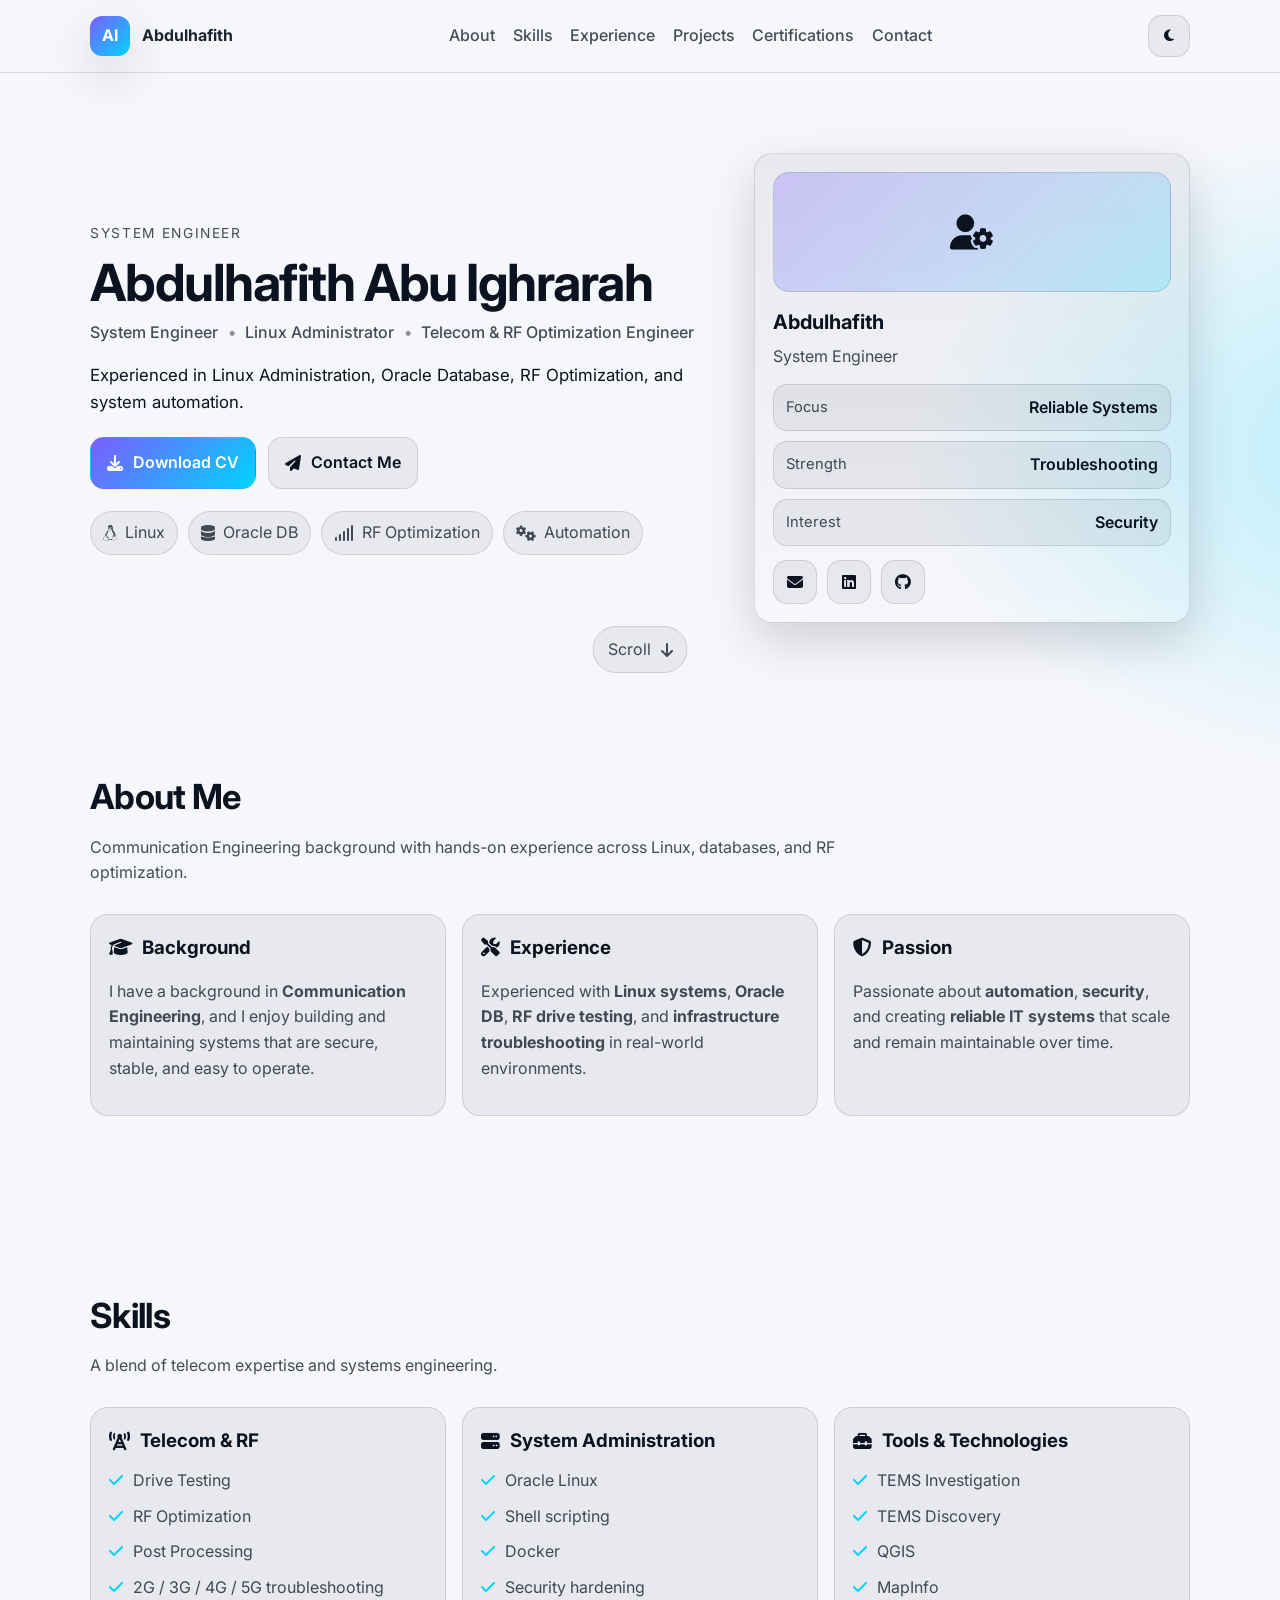
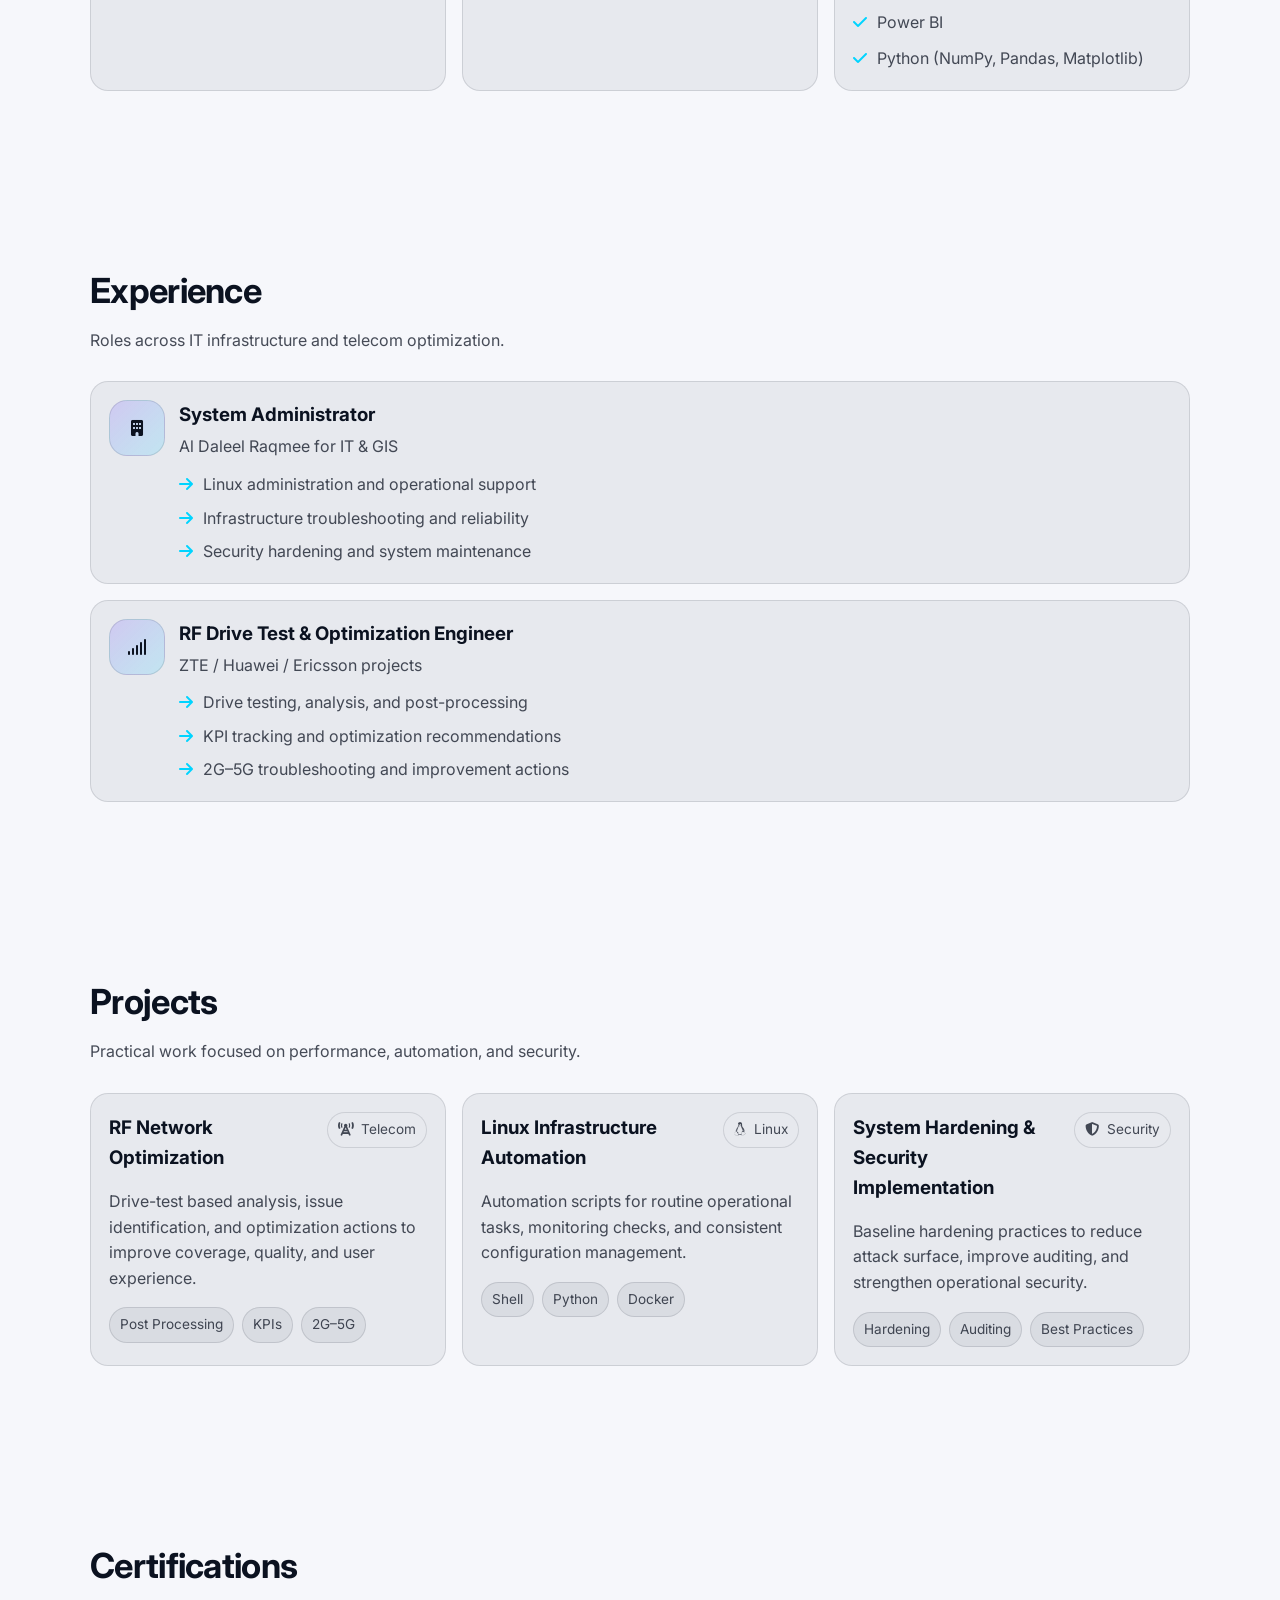
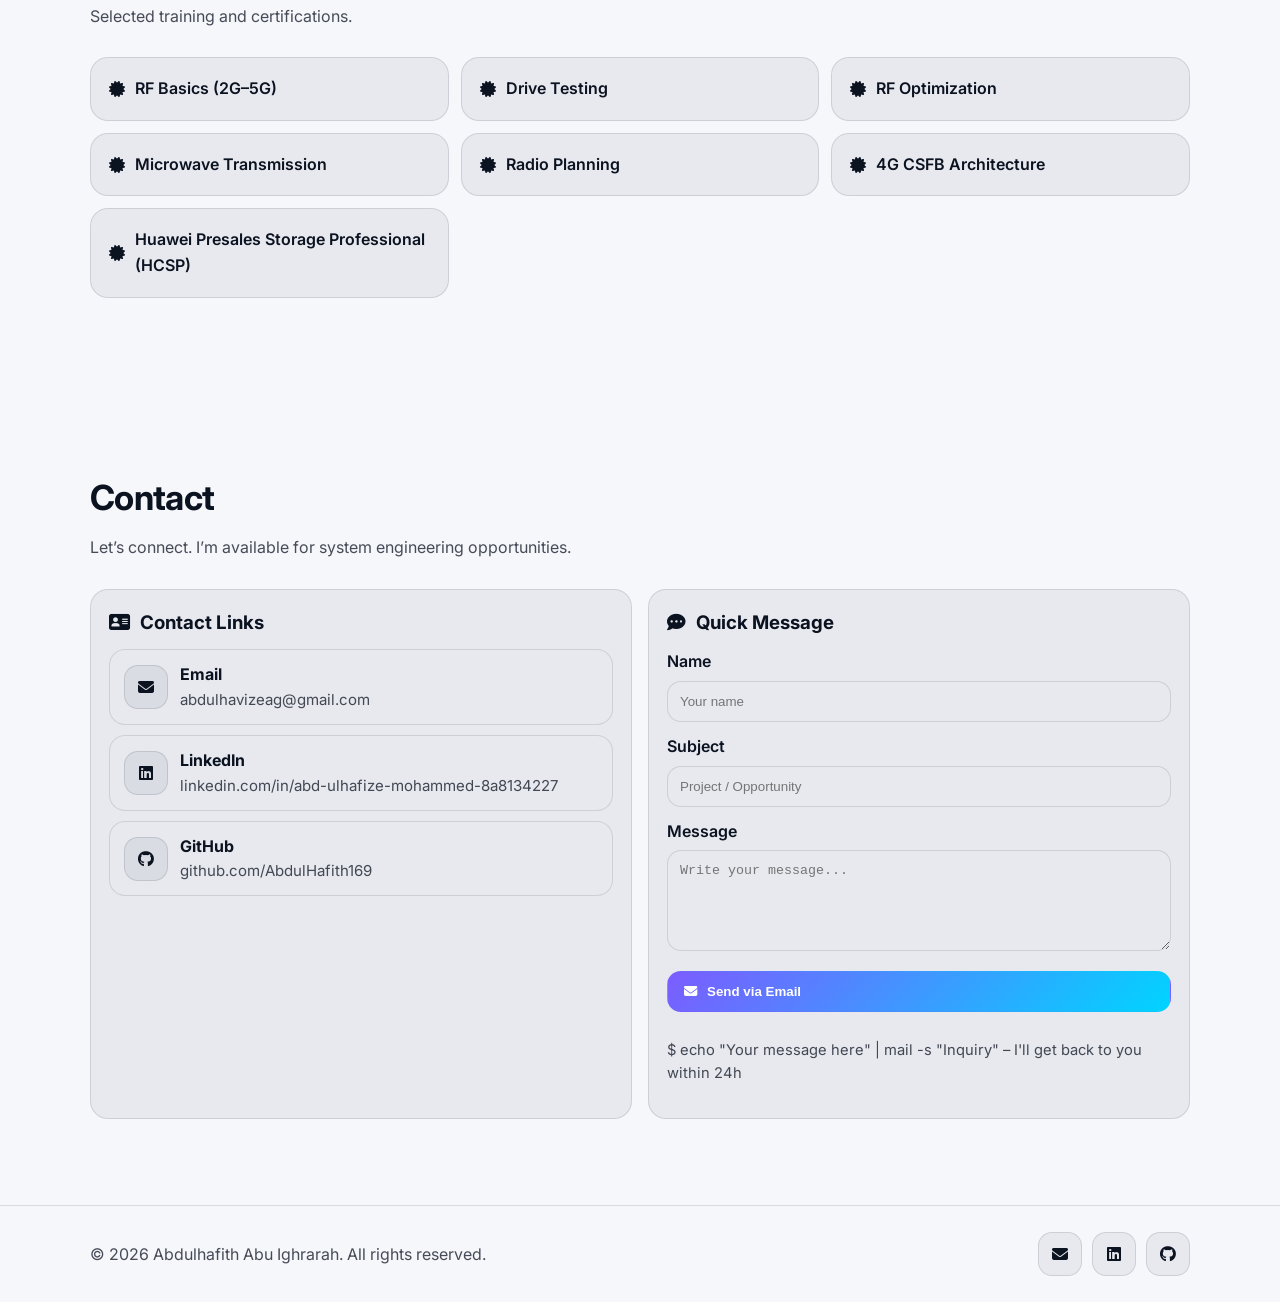
<file: index.html>
<!doctype html>
<html lang="en">

<head>
  <meta charset="UTF-8" />
  <meta http-equiv="X-UA-Compatible" content="IE=edge">
  <meta name="viewport" content="width=device-width, initial-scale=1.0" />
  <link rel="icon" type="image/png" href="assets/favicon.png">
  <meta name="description"
    content="Abdulhafith Abu Ighrarah — System Engineer | Linux Administrator | Telecom & RF Optimization Engineer" />
  <title>Abdulhafith Abu Ighrarah | Portfolio</title>

  <!-- Google Font -->
  <link rel="preconnect" href="https://fonts.googleapis.com" />
  <link rel="preconnect" href="https://fonts.gstatic.com" crossorigin />
  <link href="https://fonts.googleapis.com/css2?family=Inter:wght@300;400;500;600;700&display=swap" rel="stylesheet" />

  <!-- Icons (Font Awesome) -->
  <link rel="stylesheet" href="https://cdnjs.cloudflare.com/ajax/libs/font-awesome/6.5.0/css/all.min.css"
    referrerpolicy="no-referrer" />

  <link rel="stylesheet" href="style.css" />
</head>

<body>
  <!-- Header / Nav -->
  <header class="site-header" id="top">
    <nav class="nav container" aria-label="Primary navigation">
      <a class="brand" href="#top" aria-label="Go to top">
        <span class="brand__mark">AI</span>
        <span class="brand__text">Abdulhafith</span>
      </a>

      <button class="nav__toggle" id="navToggle" aria-label="Open menu" aria-expanded="false">
        <span class="nav__toggle-bar"></span>
        <span class="nav__toggle-bar"></span>
        <span class="nav__toggle-bar"></span>
      </button>

      <div class="nav__links" id="navLinks">
        <a href="#about">About</a>
        <a href="#skills">Skills</a>
        <a href="#experience">Experience</a>
        <a href="#projects">Projects</a>
        <a href="#certifications">Certifications</a>
        <a href="#contact">Contact</a>
      </div>

      <button class="theme-toggle" id="themeToggle" aria-label="Toggle dark/light mode">
        <i class="fa-solid fa-moon" id="themeIcon" aria-hidden="true"></i>
      </button>
    </nav>
  </header>

  <main>
    <!-- Hero -->
    <section class="hero">
      <div class="container hero__grid">
        <div class="hero__content reveal">
          <p class="hero__eyebrow">System Engineer</p>
          <h1 class="hero__title">Abdulhafith Abu Ighrarah</h1>
          <p class="hero__subtitle">
            System Engineer <span class="dot">•</span> Linux Administrator <span class="dot">•</span> Telecom & RF
            Optimization Engineer
          </p>
          <p class="hero__intro">
            Experienced in Linux Administration, Oracle Database, RF Optimization, and system automation.
          </p>

          <div class="hero__cta">
            <!-- CV Download Enabled -->
            <a class="btn btn--primary" href="./assets/Abdul-Hafid%20Mohamed%20Abu-Grara.pdf" download>
              <i class="fa-solid fa-download" aria-hidden="true"></i>
              Download CV
            </a>

            <a class="btn btn--ghost" href="#contact">
              <i class="fa-solid fa-paper-plane" aria-hidden="true"></i>
              Contact Me
            </a>
          </div>

          <div class="hero__meta">
            <div class="pill">
              <i class="fa-brands fa-linux" aria-hidden="true"></i>
              <span>Linux</span>
            </div>
            <div class="pill">
              <i class="fa-solid fa-database" aria-hidden="true"></i>
              <span>Oracle DB</span>
            </div>
            <div class="pill">
              <i class="fa-solid fa-signal" aria-hidden="true"></i>
              <span>RF Optimization</span>
            </div>
            <div class="pill">
              <i class="fa-solid fa-gears" aria-hidden="true"></i>
              <span>Automation</span>
            </div>
          </div>
        </div>

        <div class="hero__card reveal" aria-hidden="false">
          <div class="profile-card">
            <div class="profile-card__avatar" aria-label="Profile placeholder">
              <i class="fa-solid fa-user-gear" aria-hidden="true"></i>
            </div>
            <div class="profile-card__info">
              <h2 class="profile-card__name">Abdulhafith</h2>
              <p class="profile-card__role">System Engineer</p>

              <div class="profile-card__stats">
                <div class="stat">
                  <span class="stat__label">Focus</span>
                  <span class="stat__value">Reliable Systems</span>
                </div>
                <div class="stat">
                  <span class="stat__label">Strength</span>
                  <span class="stat__value">Troubleshooting</span>
                </div>
                <div class="stat">
                  <span class="stat__label">Interest</span>
                  <span class="stat__value">Security</span>
                </div>
              </div>

              <div class="profile-card__links">
                <a class="icon-link" href="mailto:abdulhavizeag@gmail.com" aria-label="Email">
                  <i class="fa-solid fa-envelope" aria-hidden="true"></i>
                </a>
                <a class="icon-link" href="https://www.linkedin.com/in/abd-ulhafize-mohammed-8a8134227/" target="_blank"
                  rel="noreferrer" aria-label="LinkedIn">
                  <i class="fa-brands fa-linkedin" aria-hidden="true"></i>
                </a>
                <a class="icon-link" href="https://github.com/AbdulHafith169" target="_blank" rel="noreferrer"
                  aria-label="GitHub">
                  <i class="fa-brands fa-github" aria-hidden="true"></i>
                </a>
              </div>
            </div>
          </div>


        </div>
      </div>

      <a class="scroll-indicator" href="#about" aria-label="Scroll to About section">
        <span>Scroll</span>
        <i class="fa-solid fa-arrow-down" aria-hidden="true"></i>
      </a>
    </section>

    <!-- About -->
    <section class="section" id="about">
      <div class="container">
        <div class="section__header reveal">
          <h2 class="section__title">About Me</h2>
          <p class="section__subtitle">
            Communication Engineering background with hands-on experience across Linux, databases, and RF optimization.
          </p>
        </div>

        <div class="about-grid">
          <div class="card reveal">
            <h3 class="card__title">
              <i class="fa-solid fa-graduation-cap" aria-hidden="true"></i>
              Background
            </h3>
            <p class="muted">
              I have a background in <strong>Communication Engineering</strong>, and I enjoy building and maintaining
              systems that
              are secure, stable, and easy to operate.
            </p>
          </div>

          <div class="card reveal">
            <h3 class="card__title">
              <i class="fa-solid fa-screwdriver-wrench" aria-hidden="true"></i>
              Experience
            </h3>
            <p class="muted">
              Experienced with <strong>Linux systems</strong>, <strong>Oracle DB</strong>, <strong>RF drive
                testing</strong>, and
              <strong>infrastructure troubleshooting</strong> in real-world environments.
            </p>
          </div>

          <div class="card reveal">
            <h3 class="card__title">
              <i class="fa-solid fa-shield-halved" aria-hidden="true"></i>
              Passion
            </h3>
            <p class="muted">
              Passionate about <strong>automation</strong>, <strong>security</strong>, and creating <strong>reliable IT
                systems</strong>
              that scale and remain maintainable over time.
            </p>
          </div>
        </div>
      </div>
    </section>

    <!-- Skills -->
    <section class="section section--alt" id="skills">
      <div class="container">
        <div class="section__header reveal">
          <h2 class="section__title">Skills</h2>
          <p class="section__subtitle">A blend of telecom expertise and systems engineering.</p>
        </div>

        <div class="skills-grid">
          <article class="card reveal">
            <h3 class="card__title">
              <i class="fa-solid fa-tower-cell" aria-hidden="true"></i>
              Telecom & RF
            </h3>
            <ul class="list">
              <li><i class="fa-solid fa-check" aria-hidden="true"></i> Drive Testing</li>
              <li><i class="fa-solid fa-check" aria-hidden="true"></i> RF Optimization</li>
              <li><i class="fa-solid fa-check" aria-hidden="true"></i> Post Processing</li>
              <li><i class="fa-solid fa-check" aria-hidden="true"></i> 2G / 3G / 4G / 5G troubleshooting</li>
            </ul>
          </article>

          <article class="card reveal">
            <h3 class="card__title">
              <i class="fa-solid fa-server" aria-hidden="true"></i>
              System Administration
            </h3>
            <ul class="list">
              <li><i class="fa-solid fa-check" aria-hidden="true"></i> Oracle Linux</li>
              <li><i class="fa-solid fa-check" aria-hidden="true"></i> Shell scripting</li>
              <li><i class="fa-solid fa-check" aria-hidden="true"></i> Docker</li>
              <li><i class="fa-solid fa-check" aria-hidden="true"></i> Security hardening</li>
            </ul>
          </article>

          <article class="card reveal">
            <h3 class="card__title">
              <i class="fa-solid fa-toolbox" aria-hidden="true"></i>
              Tools & Technologies
            </h3>
            <ul class="list">
              <li><i class="fa-solid fa-check" aria-hidden="true"></i> TEMS Investigation</li>
              <li><i class="fa-solid fa-check" aria-hidden="true"></i> TEMS Discovery</li>
              <li><i class="fa-solid fa-check" aria-hidden="true"></i> QGIS</li>
              <li><i class="fa-solid fa-check" aria-hidden="true"></i> MapInfo</li>
              <li><i class="fa-solid fa-check" aria-hidden="true"></i> Power BI</li>
              <li><i class="fa-solid fa-check" aria-hidden="true"></i> Python (NumPy, Pandas, Matplotlib)</li>
            </ul>
          </article>
        </div>
      </div>
    </section>

    <!-- Experience -->
    <section class="section" id="experience">
      <div class="container">
        <div class="section__header reveal">
          <h2 class="section__title">Experience</h2>
          <p class="section__subtitle">Roles across IT infrastructure and telecom optimization.</p>
        </div>

        <div class="timeline">
          <div class="timeline__item card reveal">
            <div class="timeline__icon" aria-hidden="true">
              <i class="fa-solid fa-building" aria-hidden="true"></i>
            </div>
            <div class="timeline__content">
              <h3 class="timeline__title">System Administrator</h3>
              <p class="timeline__org">Al Daleel Raqmee for IT & GIS</p>
              <ul class="list list--compact">
                <li><i class="fa-solid fa-arrow-right" aria-hidden="true"></i> Linux administration and operational
                  support</li>
                <li><i class="fa-solid fa-arrow-right" aria-hidden="true"></i> Infrastructure troubleshooting and
                  reliability</li>
                <li><i class="fa-solid fa-arrow-right" aria-hidden="true"></i> Security hardening and system maintenance
                </li>
              </ul>
            </div>
          </div>

          <div class="timeline__item card reveal">
            <div class="timeline__icon" aria-hidden="true">
              <i class="fa-solid fa-signal" aria-hidden="true"></i>
            </div>
            <div class="timeline__content">
              <h3 class="timeline__title">RF Drive Test & Optimization Engineer</h3>
              <p class="timeline__org">ZTE / Huawei / Ericsson projects</p>
              <ul class="list list--compact">
                <li><i class="fa-solid fa-arrow-right" aria-hidden="true"></i> Drive testing, analysis, and
                  post-processing</li>
                <li><i class="fa-solid fa-arrow-right" aria-hidden="true"></i> KPI tracking and optimization
                  recommendations</li>
                <li><i class="fa-solid fa-arrow-right" aria-hidden="true"></i> 2G–5G troubleshooting and improvement
                  actions</li>
              </ul>
            </div>
          </div>
        </div>
      </div>
    </section>

    <!-- Projects -->
    <section class="section section--alt" id="projects">
      <div class="container">
        <div class="section__header reveal">
          <h2 class="section__title">Projects</h2>
          <p class="section__subtitle">Practical work focused on performance, automation, and security.</p>
        </div>

        <div class="projects-grid">
          <article class="card project reveal">
            <div class="project__header">
              <h3 class="project__title">RF Network Optimization</h3>
              <span class="badge"><i class="fa-solid fa-tower-cell" aria-hidden="true"></i> Telecom</span>
            </div>
            <p class="muted">
              Drive-test based analysis, issue identification, and optimization actions to improve coverage, quality,
              and user experience.
            </p>
            <div class="project__footer">
              <span class="tag">Post Processing</span>
              <span class="tag">KPIs</span>
              <span class="tag">2G–5G</span>
            </div>
          </article>

          <article class="card project reveal">
            <div class="project__header">
              <h3 class="project__title">Linux Infrastructure Automation</h3>
              <span class="badge"><i class="fa-brands fa-linux" aria-hidden="true"></i> Linux</span>
            </div>
            <p class="muted">
              Automation scripts for routine operational tasks, monitoring checks, and consistent configuration
              management.
            </p>
            <div class="project__footer">
              <span class="tag">Shell</span>
              <span class="tag">Python</span>
              <span class="tag">Docker</span>
            </div>
          </article>

          <article class="card project reveal">
            <div class="project__header">
              <h3 class="project__title">System Hardening & Security Implementation</h3>
              <span class="badge"><i class="fa-solid fa-shield-halved" aria-hidden="true"></i> Security</span>
            </div>
            <p class="muted">
              Baseline hardening practices to reduce attack surface, improve auditing, and strengthen operational
              security.
            </p>
            <div class="project__footer">
              <span class="tag">Hardening</span>
              <span class="tag">Auditing</span>
              <span class="tag">Best Practices</span>
            </div>
          </article>
        </div>
      </div>
    </section>

    <!-- Certifications -->
    <section class="section" id="certifications">
      <div class="container">
        <div class="section__header reveal">
          <h2 class="section__title">Certifications</h2>
          <p class="section__subtitle">Selected training and certifications.</p>
        </div>

        <div class="cert-grid">
          <div class="card reveal"><i class="fa-solid fa-certificate" aria-hidden="true"></i> RF Basics (2G–5G)</div>
          <div class="card reveal"><i class="fa-solid fa-certificate" aria-hidden="true"></i> Drive Testing</div>
          <div class="card reveal"><i class="fa-solid fa-certificate" aria-hidden="true"></i> RF Optimization</div>
          <div class="card reveal"><i class="fa-solid fa-certificate" aria-hidden="true"></i> Microwave Transmission
          </div>
          <div class="card reveal"><i class="fa-solid fa-certificate" aria-hidden="true"></i> Radio Planning</div>
          <div class="card reveal"><i class="fa-solid fa-certificate" aria-hidden="true"></i> 4G CSFB Architecture</div>
          <div class="card reveal"><i class="fa-solid fa-certificate" aria-hidden="true"></i> Huawei Presales Storage Professional (HCSP)</div>
        </div>
      </div>
    </section>

    <!-- Contact -->
    <section class="section section--alt" id="contact">
      <div class="container">
        <div class="section__header reveal">
          <h2 class="section__title">Contact</h2>
          <p class="section__subtitle">Let’s connect. I’m available for system engineering opportunities.</p>
        </div>

        <div class="contact-grid">
          <div class="card reveal">
            <h3 class="card__title">
              <i class="fa-solid fa-address-card" aria-hidden="true"></i>
              Contact Links
            </h3>

            <div class="contact-links">
              <a class="contact-link" href="mailto:abdulhavizeag@gmail.com">
                <span class="contact-link__icon"><i class="fa-solid fa-envelope" aria-hidden="true"></i></span>
                <span class="contact-link__text">
                  <span class="contact-link__label">Email</span>
                  <span class="contact-link__value">abdulhavizeag@gmail.com</span>
                </span>
              </a>

              <a class="contact-link" href="https://www.linkedin.com/in/abd-ulhafize-mohammed-8a8134227/"
                target="_blank" rel="noreferrer">
                <span class="contact-link__icon"><i class="fa-brands fa-linkedin" aria-hidden="true"></i></span>
                <span class="contact-link__text">
                  <span class="contact-link__label">LinkedIn</span>
                  <span class="contact-link__value">linkedin.com/in/abd-ulhafize-mohammed-8a8134227</span>
                </span>
              </a>

              <a class="contact-link" href="https://github.com/AbdulHafith169" target="_blank" rel="noreferrer">
                <span class="contact-link__icon"><i class="fa-brands fa-github" aria-hidden="true"></i></span>
                <span class="contact-link__text">
                  <span class="contact-link__label">GitHub</span>
                  <span class="contact-link__value">github.com/AbdulHafith169</span>
                </span>
              </a>
            </div>
          </div>

          <div class="card reveal">
            <h3 class="card__title">
              <i class="fa-solid fa-comment-dots" aria-hidden="true"></i>
              Quick Message
            </h3>

            <form class="contact-form" id="contactForm">
              <label>
                <span>Name</span>
                <input type="text" id="name" name="name" placeholder="Your name" required />
              </label>

              <label>
                <span>Subject</span>
                <input type="text" id="subject" name="subject" placeholder="Project / Opportunity" required />
              </label>

              <label>
                <span>Message</span>
                <textarea id="message" name="message" placeholder="Write your message..." rows="5" required></textarea>
              </label>

              <button class="btn btn--primary" type="submit">
                <i class="fa-solid fa-envelope" aria-hidden="true"></i>
                Send via Email
              </button>

              <p class="muted small">$ echo "Your message here" | mail -s "Inquiry" – I'll get back to you within 24h</p>
            </form>
          </div>
        </div>
      </div>
    </section>
  </main>

  <!-- Footer -->
  <footer class="footer">
    <div class="container footer__grid">
      <p class="footer__copy">© <span id="year"></span> Abdulhafith Abu Ighrarah. All rights reserved.</p>

      <div class="footer__links">
        <a class="icon-link" href="mailto:abdulhavizeag@gmail.com" aria-label="Email">
          <i class="fa-solid fa-envelope" aria-hidden="true"></i>
        </a>
        <a class="icon-link" href="https://www.linkedin.com/in/abd-ulhafize-mohammed-8a8134227/" target="_blank"
          rel="noreferrer" aria-label="LinkedIn">
          <i class="fa-brands fa-linkedin" aria-hidden="true"></i>
        </a>
        <a class="icon-link" href="https://github.com/AbdulHafith169" target="_blank" rel="noreferrer"
          aria-label="GitHub">
          <i class="fa-brands fa-github" aria-hidden="true"></i>
        </a>
      </div>
    </div>
  </footer>

  <script src="script.js"></script>
</body>

</html>
</file>
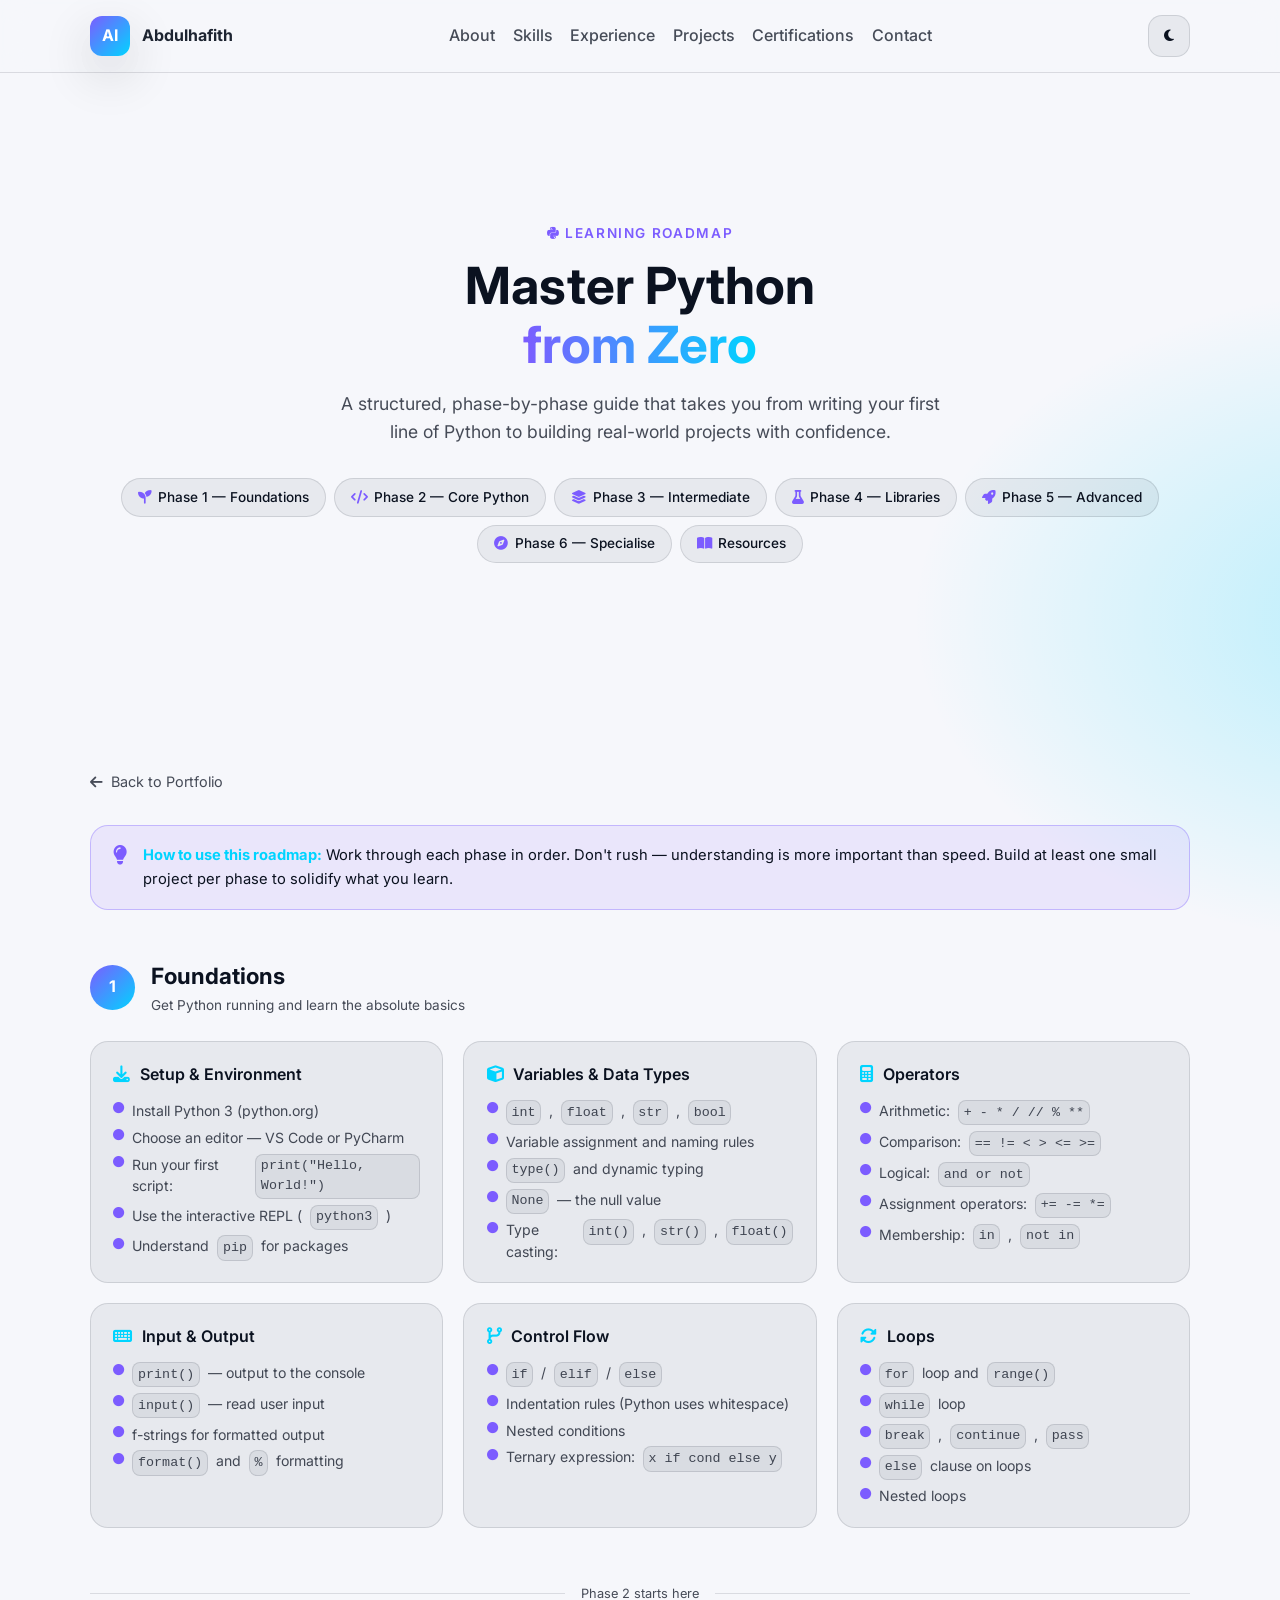
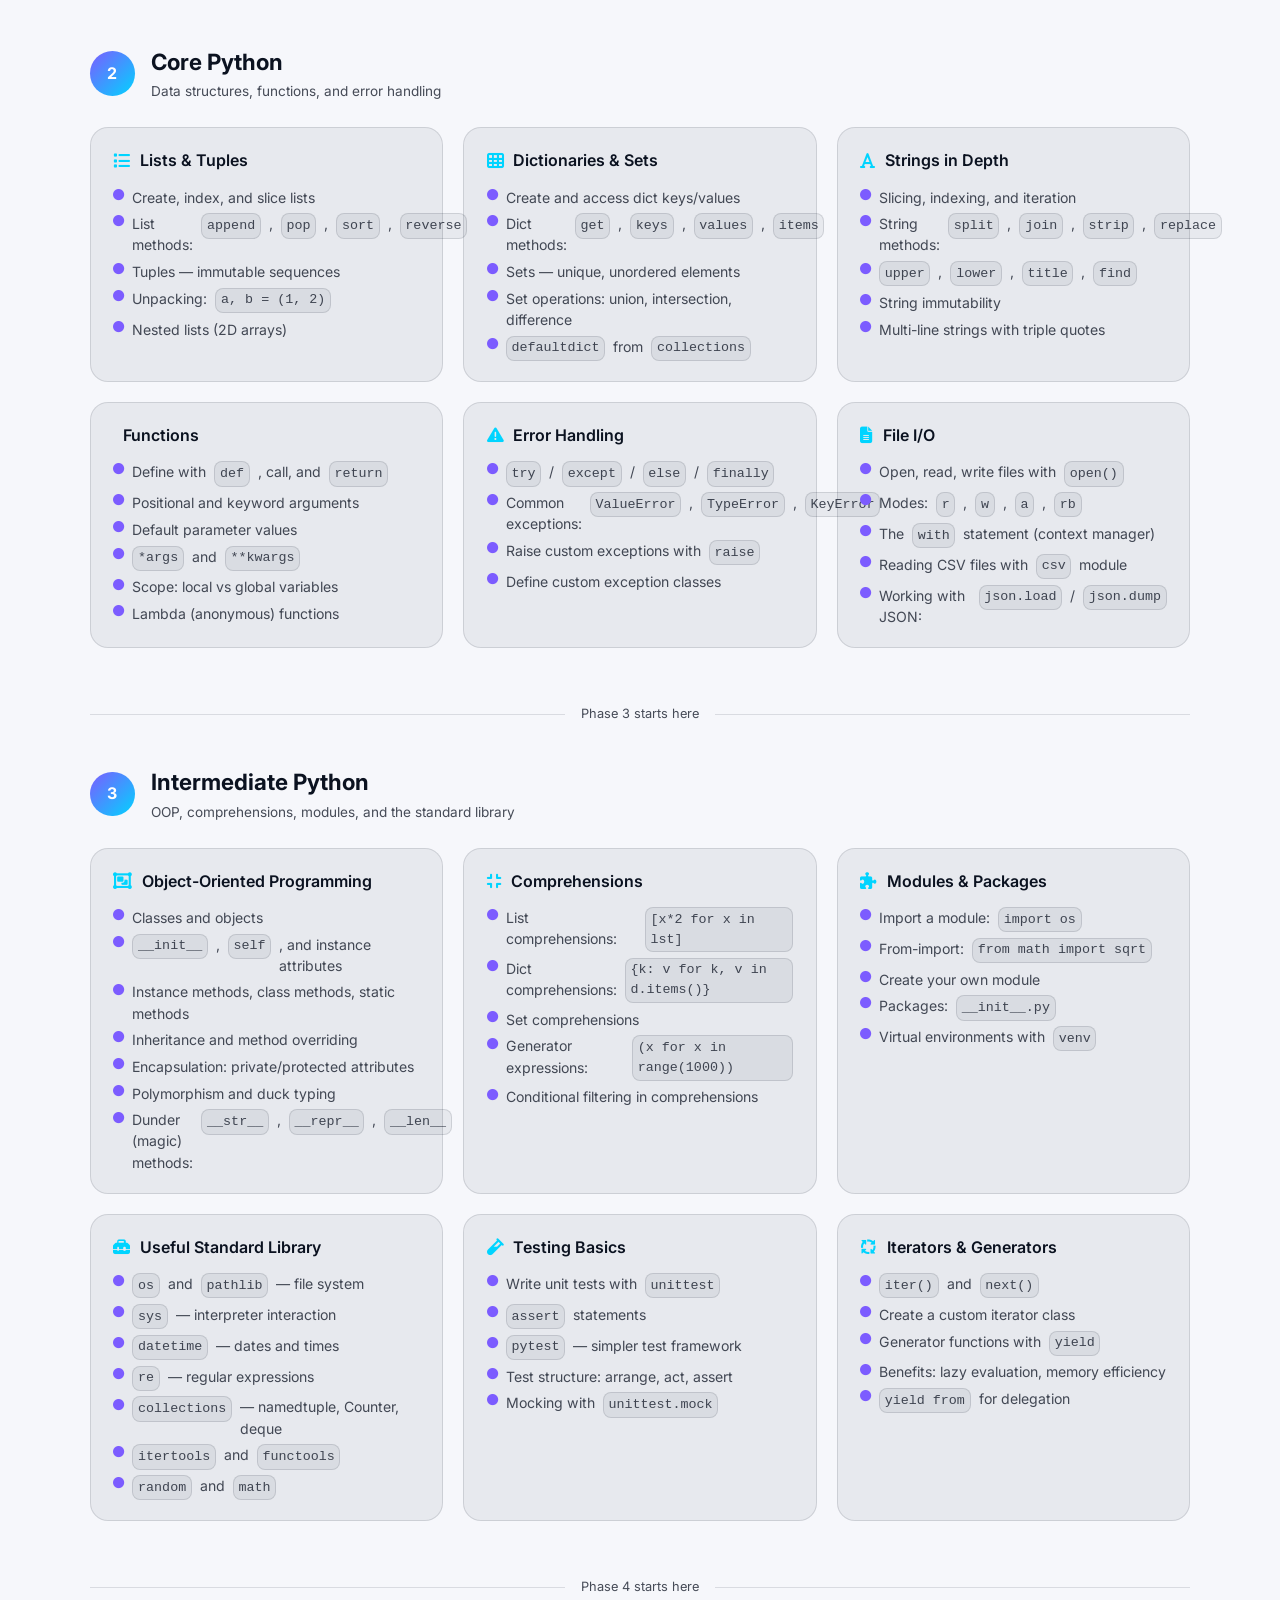
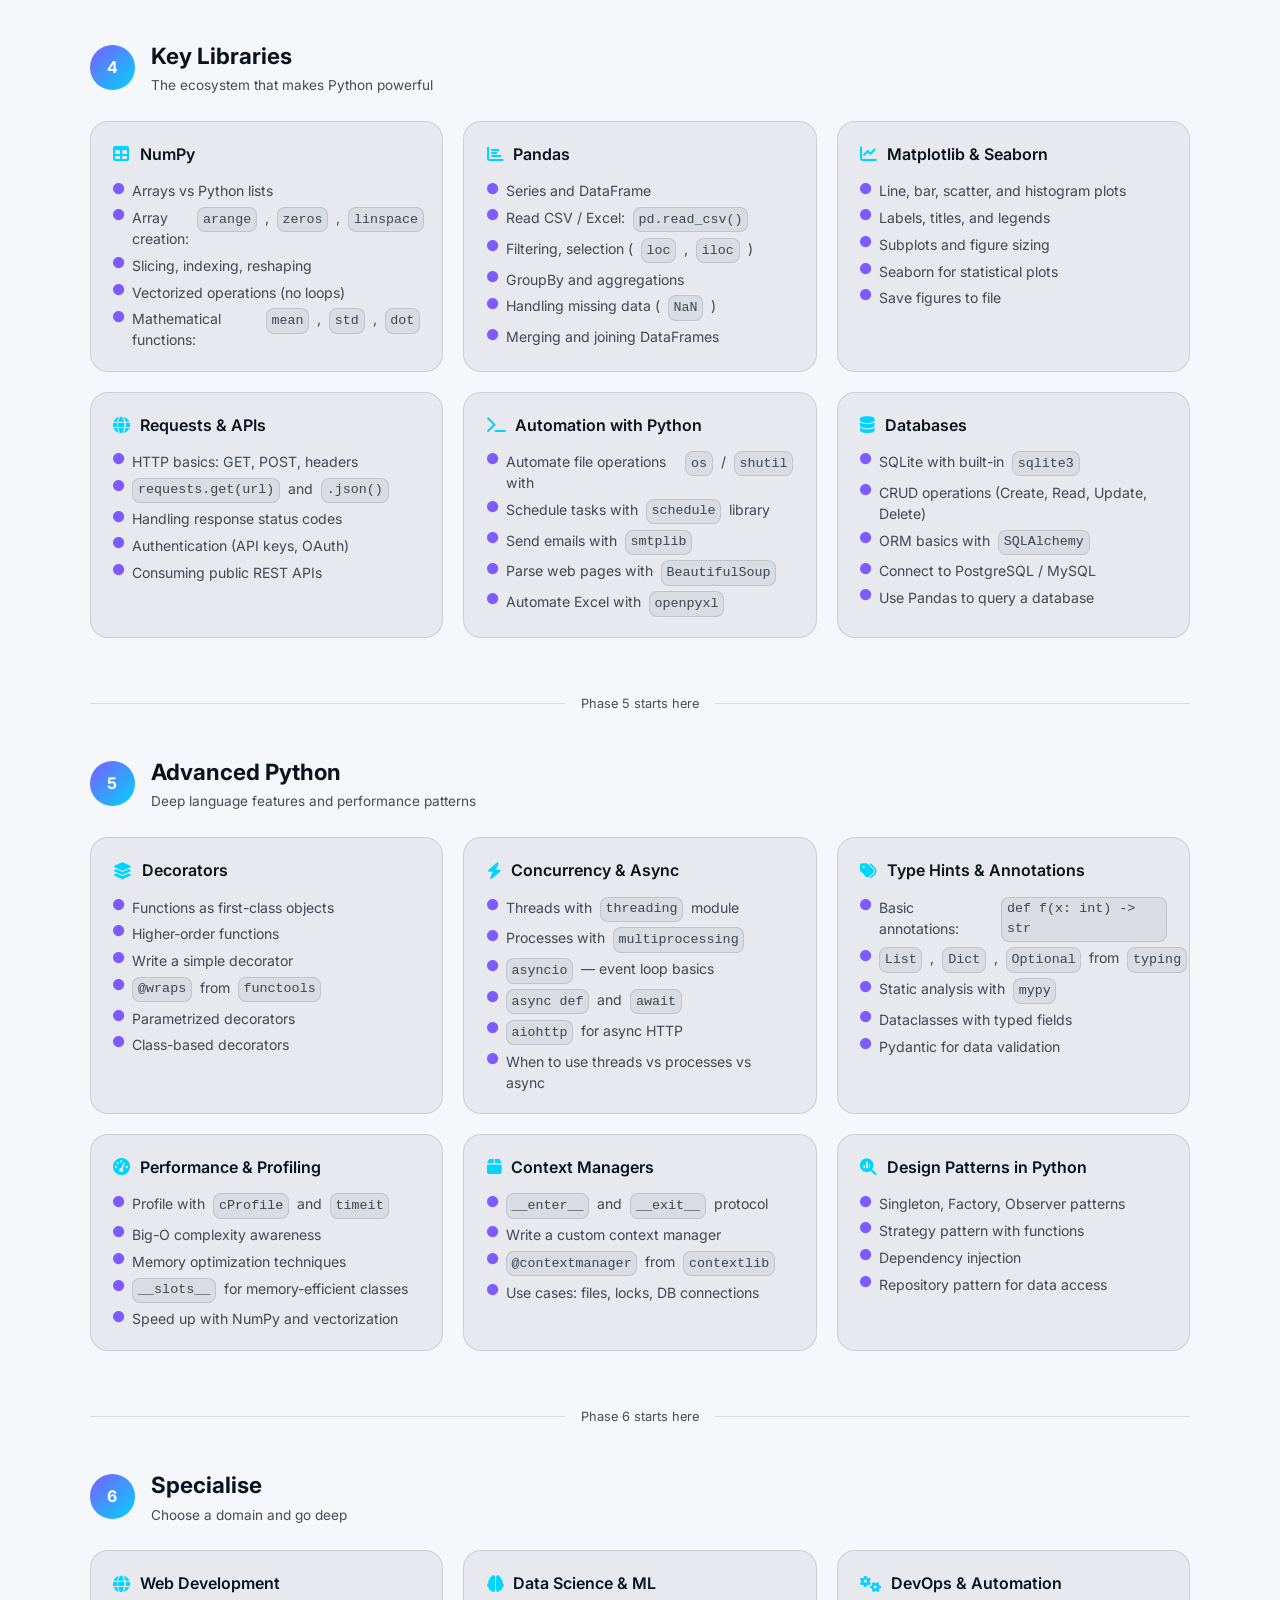
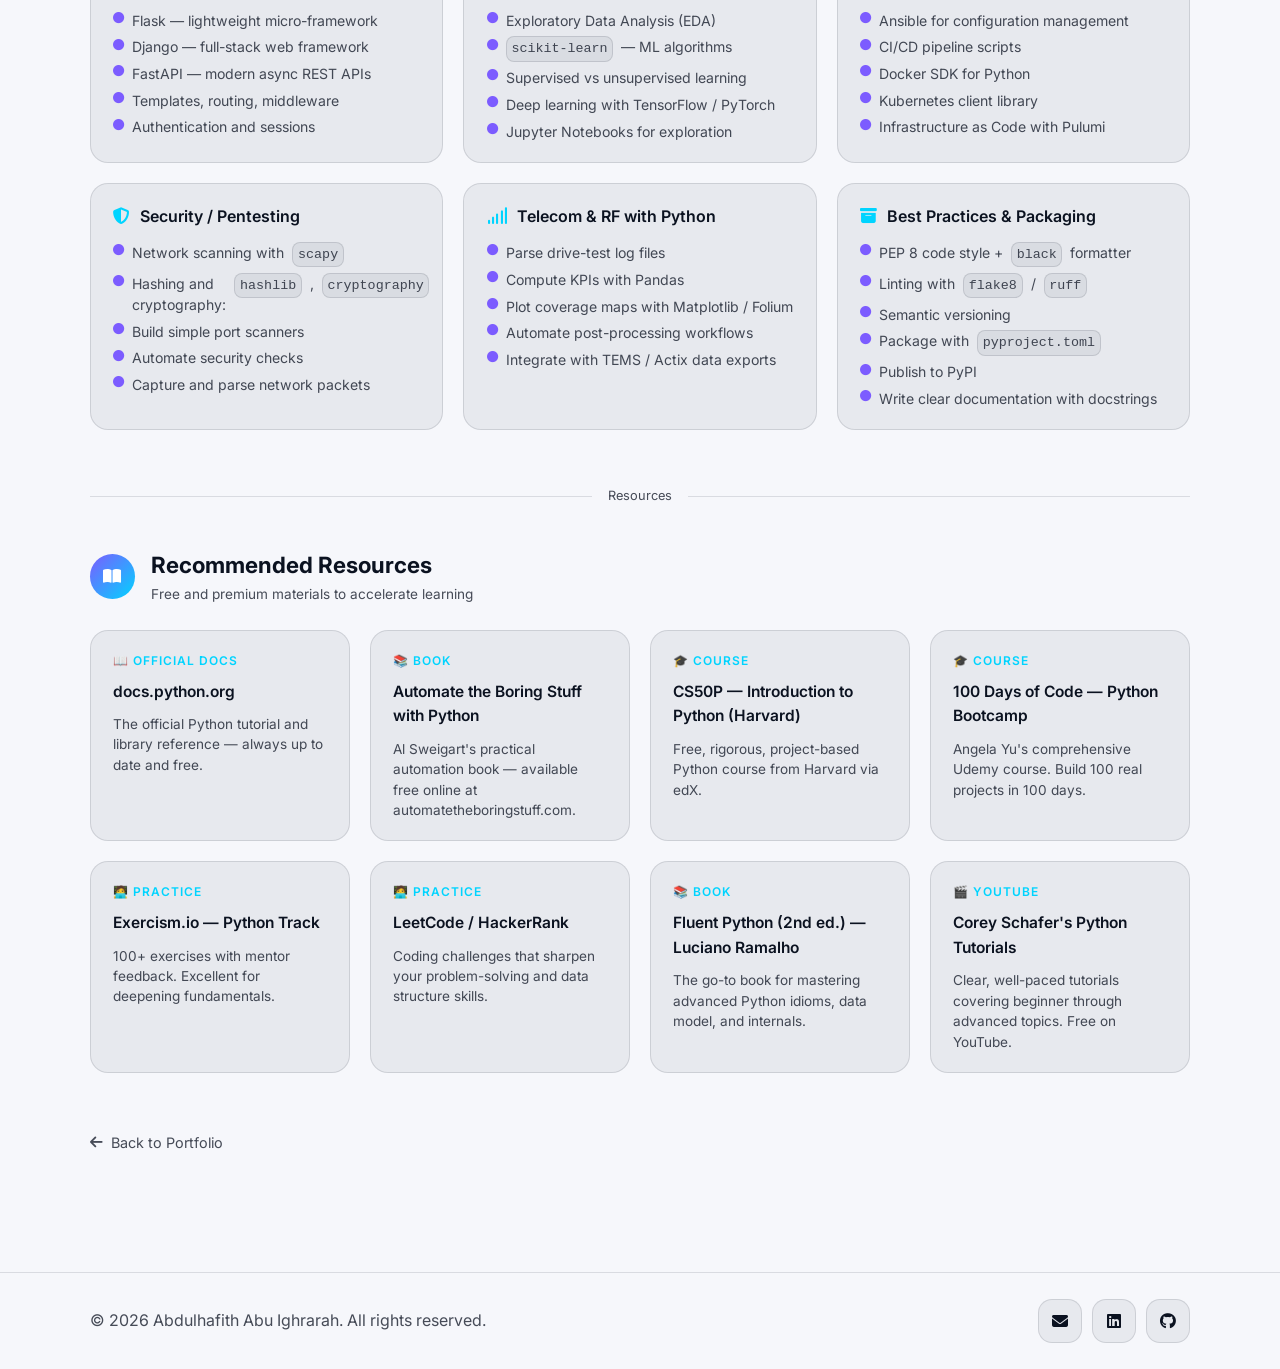
<file: python-roadmap.html>
<!doctype html>
<html lang="en">
  <head>
    <meta charset="UTF-8" />
    <meta name="viewport" content="width=device-width, initial-scale=1.0" />
    <meta name="description" content="Python Roadmap — Learn Python from zero to mastery. A structured, step-by-step guide by Abdulhafith Abu Ighrarah." />
    <title>Python Roadmap — Zero to Mastery | Abdulhafith</title>

    <!-- Google Font -->
    <link rel="preconnect" href="https://fonts.googleapis.com" />
    <link rel="preconnect" href="https://fonts.gstatic.com" crossorigin />
    <link
      href="https://fonts.googleapis.com/css2?family=Inter:wght@300;400;500;600;700&display=swap"
      rel="stylesheet"
    />

    <!-- Icons (Font Awesome) -->
    <link
      rel="stylesheet"
      href="https://cdnjs.cloudflare.com/ajax/libs/font-awesome/6.5.0/css/all.min.css"
      referrerpolicy="no-referrer"
    />

    <link rel="stylesheet" href="style.css" />

    <style>
      /* ── Roadmap-specific styles ── */

      .roadmap-hero {
        padding: calc(var(--header-h) + 4rem) 0 4rem;
        text-align: center;
      }

      .roadmap-hero__eyebrow {
        font-size: 0.85rem;
        font-weight: 600;
        letter-spacing: 0.12em;
        text-transform: uppercase;
        color: var(--primary);
        margin-bottom: 0.75rem;
      }

      .roadmap-hero__title {
        font-size: clamp(2rem, 5vw, 3.2rem);
        font-weight: 700;
        margin: 0 0 1rem;
        line-height: 1.15;
      }

      .roadmap-hero__title span {
        background: linear-gradient(90deg, var(--primary), var(--primary-2));
        -webkit-background-clip: text;
        -webkit-text-fill-color: transparent;
        background-clip: text;
      }

      .roadmap-hero__subtitle {
        font-size: 1.1rem;
        color: var(--muted);
        max-width: 620px;
        margin: 0 auto 2rem;
      }

      /* Phase strip */
      .phases-nav {
        display: flex;
        flex-wrap: wrap;
        justify-content: center;
        gap: 0.5rem;
        margin-bottom: 3.5rem;
      }

      .phase-pill {
        display: inline-flex;
        align-items: center;
        gap: 0.4rem;
        padding: 0.45rem 1rem;
        border-radius: 999px;
        background: var(--surface);
        border: 1px solid var(--border);
        font-size: 0.85rem;
        font-weight: 500;
        color: var(--text);
        text-decoration: none;
        transition: background 0.2s, border-color 0.2s;
      }

      .phase-pill:hover,
      .phase-pill:focus-visible {
        background: var(--surface-2);
        border-color: var(--primary);
        outline: none;
      }

      .phase-pill i {
        color: var(--primary);
      }

      /* Timeline / phase blocks */
      .phase {
        position: relative;
        margin-bottom: 3.5rem;
      }

      .phase__header {
        display: flex;
        align-items: center;
        gap: 1rem;
        margin-bottom: 1.5rem;
      }

      .phase__number {
        display: flex;
        align-items: center;
        justify-content: center;
        width: 2.8rem;
        height: 2.8rem;
        border-radius: 50%;
        background: linear-gradient(135deg, var(--primary), var(--primary-2));
        color: #fff;
        font-weight: 700;
        font-size: 1rem;
        flex-shrink: 0;
      }

      .phase__title {
        font-size: 1.4rem;
        font-weight: 700;
        margin: 0;
      }

      .phase__title small {
        display: block;
        font-size: 0.85rem;
        font-weight: 400;
        color: var(--muted);
        margin-top: 0.1rem;
      }

      /* Grid of topic cards inside a phase */
      .topics-grid {
        display: grid;
        grid-template-columns: repeat(auto-fill, minmax(270px, 1fr));
        gap: 1.25rem;
      }

      .topic-card {
        background: var(--surface);
        border: 1px solid var(--border);
        border-radius: var(--radius);
        padding: 1.25rem 1.4rem;
        transition: border-color 0.2s, background 0.2s;
      }

      .topic-card:hover {
        border-color: var(--primary);
        background: var(--surface-2);
      }

      .topic-card__title {
        display: flex;
        align-items: center;
        gap: 0.6rem;
        font-size: 1rem;
        font-weight: 600;
        margin: 0 0 0.8rem;
      }

      .topic-card__title i {
        color: var(--primary-2);
        font-size: 1.05rem;
        flex-shrink: 0;
      }

      .topic-card ul {
        list-style: none;
        padding: 0;
        margin: 0;
        display: flex;
        flex-direction: column;
        gap: 0.35rem;
      }

      .topic-card ul li {
        display: flex;
        align-items: flex-start;
        gap: 0.5rem;
        font-size: 0.88rem;
        color: var(--muted);
        line-height: 1.5;
      }

      .topic-card ul li i {
        color: var(--primary);
        margin-top: 0.2rem;
        flex-shrink: 0;
        font-size: 0.7rem;
      }

      /* Tip / callout box */
      .callout {
        display: flex;
        gap: 1rem;
        align-items: flex-start;
        background: rgba(124, 92, 255, 0.1);
        border: 1px solid rgba(124, 92, 255, 0.35);
        border-radius: var(--radius);
        padding: 1.1rem 1.4rem;
        margin-bottom: 3rem;
      }

      .callout i {
        color: var(--primary);
        font-size: 1.2rem;
        margin-top: 0.15rem;
        flex-shrink: 0;
      }

      .callout p {
        margin: 0;
        font-size: 0.92rem;
        color: var(--text);
        line-height: 1.6;
      }

      .callout strong {
        color: var(--primary-2);
      }

      /* Resources section */
      .resources-grid {
        display: grid;
        grid-template-columns: repeat(auto-fill, minmax(250px, 1fr));
        gap: 1.25rem;
      }

      .resource-card {
        display: flex;
        flex-direction: column;
        gap: 0.6rem;
        background: var(--surface);
        border: 1px solid var(--border);
        border-radius: var(--radius);
        padding: 1.25rem 1.4rem;
        transition: border-color 0.2s;
      }

      .resource-card:hover {
        border-color: var(--primary-2);
      }

      .resource-card__type {
        font-size: 0.75rem;
        font-weight: 600;
        letter-spacing: 0.08em;
        text-transform: uppercase;
        color: var(--primary-2);
      }

      .resource-card__name {
        font-size: 0.97rem;
        font-weight: 600;
        margin: 0;
      }

      .resource-card__desc {
        font-size: 0.85rem;
        color: var(--muted);
        margin: 0;
        line-height: 1.5;
      }

      /* Divider between phases */
      .phase-divider {
        display: flex;
        align-items: center;
        gap: 1rem;
        margin: 0 0 2.5rem;
        color: var(--muted);
        font-size: 0.8rem;
      }

      .phase-divider::before,
      .phase-divider::after {
        content: "";
        flex: 1;
        height: 1px;
        background: var(--border);
      }

      /* Back link */
      .back-link {
        display: inline-flex;
        align-items: center;
        gap: 0.5rem;
        font-size: 0.9rem;
        color: var(--muted);
        transition: color 0.2s;
        margin-bottom: 2rem;
      }

      .back-link:hover {
        color: var(--primary);
      }

      @media (max-width: 600px) {
        .topics-grid {
          grid-template-columns: 1fr;
        }
      }
    </style>
  </head>

  <body>
    <!-- Header / Nav -->
    <header class="site-header" id="top">
      <nav class="nav container" aria-label="Primary navigation">
        <a class="brand" href="index.html" aria-label="Back to portfolio">
          <span class="brand__mark">AI</span>
          <span class="brand__text">Abdulhafith</span>
        </a>

        <button class="nav__toggle" id="navToggle" aria-label="Open menu" aria-expanded="false">
          <span class="nav__toggle-bar"></span>
          <span class="nav__toggle-bar"></span>
          <span class="nav__toggle-bar"></span>
        </button>

        <div class="nav__links" id="navLinks">
          <a href="index.html#about">About</a>
          <a href="index.html#skills">Skills</a>
          <a href="index.html#experience">Experience</a>
          <a href="index.html#projects">Projects</a>
          <a href="index.html#certifications">Certifications</a>
          <a href="index.html#contact">Contact</a>
        </div>

        <button class="theme-toggle" id="themeToggle" aria-label="Toggle dark/light mode">
          <i class="fa-solid fa-moon" id="themeIcon" aria-hidden="true"></i>
        </button>
      </nav>
    </header>

    <main>
      <!-- Hero -->
      <section class="roadmap-hero">
        <div class="container">
          <p class="roadmap-hero__eyebrow reveal">
            <i class="fa-brands fa-python" aria-hidden="true"></i>
            Learning Roadmap
          </p>
          <h1 class="roadmap-hero__title reveal">
            Master Python<br /><span>from Zero</span>
          </h1>
          <p class="roadmap-hero__subtitle reveal">
            A structured, phase-by-phase guide that takes you from writing your first line of Python
            to building real-world projects with confidence.
          </p>

          <!-- Quick-jump pills -->
          <nav class="phases-nav reveal" aria-label="Roadmap phases">
            <a class="phase-pill" href="#phase1">
              <i class="fa-solid fa-seedling" aria-hidden="true"></i> Phase 1 — Foundations
            </a>
            <a class="phase-pill" href="#phase2">
              <i class="fa-solid fa-code" aria-hidden="true"></i> Phase 2 — Core Python
            </a>
            <a class="phase-pill" href="#phase3">
              <i class="fa-solid fa-layer-group" aria-hidden="true"></i> Phase 3 — Intermediate
            </a>
            <a class="phase-pill" href="#phase4">
              <i class="fa-solid fa-flask" aria-hidden="true"></i> Phase 4 — Libraries
            </a>
            <a class="phase-pill" href="#phase5">
              <i class="fa-solid fa-rocket" aria-hidden="true"></i> Phase 5 — Advanced
            </a>
            <a class="phase-pill" href="#phase6">
              <i class="fa-solid fa-compass" aria-hidden="true"></i> Phase 6 — Specialise
            </a>
            <a class="phase-pill" href="#resources">
              <i class="fa-solid fa-book-open" aria-hidden="true"></i> Resources
            </a>
          </nav>
        </div>
      </section>

      <!-- Roadmap body -->
      <div class="section">
        <div class="container">

          <a class="back-link reveal" href="index.html">
            <i class="fa-solid fa-arrow-left" aria-hidden="true"></i>
            Back to Portfolio
          </a>

          <!-- Callout -->
          <div class="callout reveal">
            <i class="fa-solid fa-lightbulb" aria-hidden="true"></i>
            <p>
              <strong>How to use this roadmap:</strong> Work through each phase in order.
              Don't rush — understanding is more important than speed.
              Build at least one small project per phase to solidify what you learn.
            </p>
          </div>

          <!-- ── Phase 1 ── -->
          <section class="phase reveal" id="phase1">
            <div class="phase__header">
              <div class="phase__number">1</div>
              <h2 class="phase__title">
                Foundations
                <small>Get Python running and learn the absolute basics</small>
              </h2>
            </div>

            <div class="topics-grid">
              <div class="topic-card">
                <h3 class="topic-card__title">
                  <i class="fa-solid fa-download" aria-hidden="true"></i>
                  Setup & Environment
                </h3>
                <ul>
                  <li><i class="fa-solid fa-circle" aria-hidden="true"></i> Install Python 3 (python.org)</li>
                  <li><i class="fa-solid fa-circle" aria-hidden="true"></i> Choose an editor — VS Code or PyCharm</li>
                  <li><i class="fa-solid fa-circle" aria-hidden="true"></i> Run your first script: <code>print("Hello, World!")</code></li>
                  <li><i class="fa-solid fa-circle" aria-hidden="true"></i> Use the interactive REPL (<code>python3</code>)</li>
                  <li><i class="fa-solid fa-circle" aria-hidden="true"></i> Understand <code>pip</code> for packages</li>
                </ul>
              </div>

              <div class="topic-card">
                <h3 class="topic-card__title">
                  <i class="fa-solid fa-cube" aria-hidden="true"></i>
                  Variables & Data Types
                </h3>
                <ul>
                  <li><i class="fa-solid fa-circle" aria-hidden="true"></i> <code>int</code>, <code>float</code>, <code>str</code>, <code>bool</code></li>
                  <li><i class="fa-solid fa-circle" aria-hidden="true"></i> Variable assignment and naming rules</li>
                  <li><i class="fa-solid fa-circle" aria-hidden="true"></i> <code>type()</code> and dynamic typing</li>
                  <li><i class="fa-solid fa-circle" aria-hidden="true"></i> <code>None</code> — the null value</li>
                  <li><i class="fa-solid fa-circle" aria-hidden="true"></i> Type casting: <code>int()</code>, <code>str()</code>, <code>float()</code></li>
                </ul>
              </div>

              <div class="topic-card">
                <h3 class="topic-card__title">
                  <i class="fa-solid fa-calculator" aria-hidden="true"></i>
                  Operators
                </h3>
                <ul>
                  <li><i class="fa-solid fa-circle" aria-hidden="true"></i> Arithmetic: <code>+ - * / // % **</code></li>
                  <li><i class="fa-solid fa-circle" aria-hidden="true"></i> Comparison: <code>== != &lt; &gt; &lt;= &gt;=</code></li>
                  <li><i class="fa-solid fa-circle" aria-hidden="true"></i> Logical: <code>and or not</code></li>
                  <li><i class="fa-solid fa-circle" aria-hidden="true"></i> Assignment operators: <code>+= -= *=</code></li>
                  <li><i class="fa-solid fa-circle" aria-hidden="true"></i> Membership: <code>in</code>, <code>not in</code></li>
                </ul>
              </div>

              <div class="topic-card">
                <h3 class="topic-card__title">
                  <i class="fa-solid fa-keyboard" aria-hidden="true"></i>
                  Input & Output
                </h3>
                <ul>
                  <li><i class="fa-solid fa-circle" aria-hidden="true"></i> <code>print()</code> — output to the console</li>
                  <li><i class="fa-solid fa-circle" aria-hidden="true"></i> <code>input()</code> — read user input</li>
                  <li><i class="fa-solid fa-circle" aria-hidden="true"></i> f-strings for formatted output</li>
                  <li><i class="fa-solid fa-circle" aria-hidden="true"></i> <code>format()</code> and <code>%</code> formatting</li>
                </ul>
              </div>

              <div class="topic-card">
                <h3 class="topic-card__title">
                  <i class="fa-solid fa-code-branch" aria-hidden="true"></i>
                  Control Flow
                </h3>
                <ul>
                  <li><i class="fa-solid fa-circle" aria-hidden="true"></i> <code>if</code> / <code>elif</code> / <code>else</code></li>
                  <li><i class="fa-solid fa-circle" aria-hidden="true"></i> Indentation rules (Python uses whitespace)</li>
                  <li><i class="fa-solid fa-circle" aria-hidden="true"></i> Nested conditions</li>
                  <li><i class="fa-solid fa-circle" aria-hidden="true"></i> Ternary expression: <code>x if cond else y</code></li>
                </ul>
              </div>

              <div class="topic-card">
                <h3 class="topic-card__title">
                  <i class="fa-solid fa-rotate" aria-hidden="true"></i>
                  Loops
                </h3>
                <ul>
                  <li><i class="fa-solid fa-circle" aria-hidden="true"></i> <code>for</code> loop and <code>range()</code></li>
                  <li><i class="fa-solid fa-circle" aria-hidden="true"></i> <code>while</code> loop</li>
                  <li><i class="fa-solid fa-circle" aria-hidden="true"></i> <code>break</code>, <code>continue</code>, <code>pass</code></li>
                  <li><i class="fa-solid fa-circle" aria-hidden="true"></i> <code>else</code> clause on loops</li>
                  <li><i class="fa-solid fa-circle" aria-hidden="true"></i> Nested loops</li>
                </ul>
              </div>
            </div>
          </section>

          <div class="phase-divider reveal">Phase 2 starts here</div>

          <!-- ── Phase 2 ── -->
          <section class="phase reveal" id="phase2">
            <div class="phase__header">
              <div class="phase__number">2</div>
              <h2 class="phase__title">
                Core Python
                <small>Data structures, functions, and error handling</small>
              </h2>
            </div>

            <div class="topics-grid">
              <div class="topic-card">
                <h3 class="topic-card__title">
                  <i class="fa-solid fa-list" aria-hidden="true"></i>
                  Lists & Tuples
                </h3>
                <ul>
                  <li><i class="fa-solid fa-circle" aria-hidden="true"></i> Create, index, and slice lists</li>
                  <li><i class="fa-solid fa-circle" aria-hidden="true"></i> List methods: <code>append</code>, <code>pop</code>, <code>sort</code>, <code>reverse</code></li>
                  <li><i class="fa-solid fa-circle" aria-hidden="true"></i> Tuples — immutable sequences</li>
                  <li><i class="fa-solid fa-circle" aria-hidden="true"></i> Unpacking: <code>a, b = (1, 2)</code></li>
                  <li><i class="fa-solid fa-circle" aria-hidden="true"></i> Nested lists (2D arrays)</li>
                </ul>
              </div>

              <div class="topic-card">
                <h3 class="topic-card__title">
                  <i class="fa-solid fa-table-cells" aria-hidden="true"></i>
                  Dictionaries & Sets
                </h3>
                <ul>
                  <li><i class="fa-solid fa-circle" aria-hidden="true"></i> Create and access dict keys/values</li>
                  <li><i class="fa-solid fa-circle" aria-hidden="true"></i> Dict methods: <code>get</code>, <code>keys</code>, <code>values</code>, <code>items</code></li>
                  <li><i class="fa-solid fa-circle" aria-hidden="true"></i> Sets — unique, unordered elements</li>
                  <li><i class="fa-solid fa-circle" aria-hidden="true"></i> Set operations: union, intersection, difference</li>
                  <li><i class="fa-solid fa-circle" aria-hidden="true"></i> <code>defaultdict</code> from <code>collections</code></li>
                </ul>
              </div>

              <div class="topic-card">
                <h3 class="topic-card__title">
                  <i class="fa-solid fa-font" aria-hidden="true"></i>
                  Strings in Depth
                </h3>
                <ul>
                  <li><i class="fa-solid fa-circle" aria-hidden="true"></i> Slicing, indexing, and iteration</li>
                  <li><i class="fa-solid fa-circle" aria-hidden="true"></i> String methods: <code>split</code>, <code>join</code>, <code>strip</code>, <code>replace</code></li>
                  <li><i class="fa-solid fa-circle" aria-hidden="true"></i> <code>upper</code>, <code>lower</code>, <code>title</code>, <code>find</code></li>
                  <li><i class="fa-solid fa-circle" aria-hidden="true"></i> String immutability</li>
                  <li><i class="fa-solid fa-circle" aria-hidden="true"></i> Multi-line strings with triple quotes</li>
                </ul>
              </div>

              <div class="topic-card">
                <h3 class="topic-card__title">
                  <i class="fa-solid fa-function" aria-hidden="true"></i>
                  Functions
                </h3>
                <ul>
                  <li><i class="fa-solid fa-circle" aria-hidden="true"></i> Define with <code>def</code>, call, and <code>return</code></li>
                  <li><i class="fa-solid fa-circle" aria-hidden="true"></i> Positional and keyword arguments</li>
                  <li><i class="fa-solid fa-circle" aria-hidden="true"></i> Default parameter values</li>
                  <li><i class="fa-solid fa-circle" aria-hidden="true"></i> <code>*args</code> and <code>**kwargs</code></li>
                  <li><i class="fa-solid fa-circle" aria-hidden="true"></i> Scope: local vs global variables</li>
                  <li><i class="fa-solid fa-circle" aria-hidden="true"></i> Lambda (anonymous) functions</li>
                </ul>
              </div>

              <div class="topic-card">
                <h3 class="topic-card__title">
                  <i class="fa-solid fa-triangle-exclamation" aria-hidden="true"></i>
                  Error Handling
                </h3>
                <ul>
                  <li><i class="fa-solid fa-circle" aria-hidden="true"></i> <code>try</code> / <code>except</code> / <code>else</code> / <code>finally</code></li>
                  <li><i class="fa-solid fa-circle" aria-hidden="true"></i> Common exceptions: <code>ValueError</code>, <code>TypeError</code>, <code>KeyError</code></li>
                  <li><i class="fa-solid fa-circle" aria-hidden="true"></i> Raise custom exceptions with <code>raise</code></li>
                  <li><i class="fa-solid fa-circle" aria-hidden="true"></i> Define custom exception classes</li>
                </ul>
              </div>

              <div class="topic-card">
                <h3 class="topic-card__title">
                  <i class="fa-solid fa-file-lines" aria-hidden="true"></i>
                  File I/O
                </h3>
                <ul>
                  <li><i class="fa-solid fa-circle" aria-hidden="true"></i> Open, read, write files with <code>open()</code></li>
                  <li><i class="fa-solid fa-circle" aria-hidden="true"></i> Modes: <code>r</code>, <code>w</code>, <code>a</code>, <code>rb</code></li>
                  <li><i class="fa-solid fa-circle" aria-hidden="true"></i> The <code>with</code> statement (context manager)</li>
                  <li><i class="fa-solid fa-circle" aria-hidden="true"></i> Reading CSV files with <code>csv</code> module</li>
                  <li><i class="fa-solid fa-circle" aria-hidden="true"></i> Working with JSON: <code>json.load</code> / <code>json.dump</code></li>
                </ul>
              </div>
            </div>
          </section>

          <div class="phase-divider reveal">Phase 3 starts here</div>

          <!-- ── Phase 3 ── -->
          <section class="phase reveal" id="phase3">
            <div class="phase__header">
              <div class="phase__number">3</div>
              <h2 class="phase__title">
                Intermediate Python
                <small>OOP, comprehensions, modules, and the standard library</small>
              </h2>
            </div>

            <div class="topics-grid">
              <div class="topic-card">
                <h3 class="topic-card__title">
                  <i class="fa-solid fa-object-group" aria-hidden="true"></i>
                  Object-Oriented Programming
                </h3>
                <ul>
                  <li><i class="fa-solid fa-circle" aria-hidden="true"></i> Classes and objects</li>
                  <li><i class="fa-solid fa-circle" aria-hidden="true"></i> <code>__init__</code>, <code>self</code>, and instance attributes</li>
                  <li><i class="fa-solid fa-circle" aria-hidden="true"></i> Instance methods, class methods, static methods</li>
                  <li><i class="fa-solid fa-circle" aria-hidden="true"></i> Inheritance and method overriding</li>
                  <li><i class="fa-solid fa-circle" aria-hidden="true"></i> Encapsulation: private/protected attributes</li>
                  <li><i class="fa-solid fa-circle" aria-hidden="true"></i> Polymorphism and duck typing</li>
                  <li><i class="fa-solid fa-circle" aria-hidden="true"></i> Dunder (magic) methods: <code>__str__</code>, <code>__repr__</code>, <code>__len__</code></li>
                </ul>
              </div>

              <div class="topic-card">
                <h3 class="topic-card__title">
                  <i class="fa-solid fa-compress" aria-hidden="true"></i>
                  Comprehensions
                </h3>
                <ul>
                  <li><i class="fa-solid fa-circle" aria-hidden="true"></i> List comprehensions: <code>[x*2 for x in lst]</code></li>
                  <li><i class="fa-solid fa-circle" aria-hidden="true"></i> Dict comprehensions: <code>{k: v for k, v in d.items()}</code></li>
                  <li><i class="fa-solid fa-circle" aria-hidden="true"></i> Set comprehensions</li>
                  <li><i class="fa-solid fa-circle" aria-hidden="true"></i> Generator expressions: <code>(x for x in range(1000))</code></li>
                  <li><i class="fa-solid fa-circle" aria-hidden="true"></i> Conditional filtering in comprehensions</li>
                </ul>
              </div>

              <div class="topic-card">
                <h3 class="topic-card__title">
                  <i class="fa-solid fa-puzzle-piece" aria-hidden="true"></i>
                  Modules & Packages
                </h3>
                <ul>
                  <li><i class="fa-solid fa-circle" aria-hidden="true"></i> Import a module: <code>import os</code></li>
                  <li><i class="fa-solid fa-circle" aria-hidden="true"></i> From-import: <code>from math import sqrt</code></li>
                  <li><i class="fa-solid fa-circle" aria-hidden="true"></i> Create your own module</li>
                  <li><i class="fa-solid fa-circle" aria-hidden="true"></i> Packages: <code>__init__.py</code></li>
                  <li><i class="fa-solid fa-circle" aria-hidden="true"></i> Virtual environments with <code>venv</code></li>
                </ul>
              </div>

              <div class="topic-card">
                <h3 class="topic-card__title">
                  <i class="fa-solid fa-toolbox" aria-hidden="true"></i>
                  Useful Standard Library
                </h3>
                <ul>
                  <li><i class="fa-solid fa-circle" aria-hidden="true"></i> <code>os</code> and <code>pathlib</code> — file system</li>
                  <li><i class="fa-solid fa-circle" aria-hidden="true"></i> <code>sys</code> — interpreter interaction</li>
                  <li><i class="fa-solid fa-circle" aria-hidden="true"></i> <code>datetime</code> — dates and times</li>
                  <li><i class="fa-solid fa-circle" aria-hidden="true"></i> <code>re</code> — regular expressions</li>
                  <li><i class="fa-solid fa-circle" aria-hidden="true"></i> <code>collections</code> — namedtuple, Counter, deque</li>
                  <li><i class="fa-solid fa-circle" aria-hidden="true"></i> <code>itertools</code> and <code>functools</code></li>
                  <li><i class="fa-solid fa-circle" aria-hidden="true"></i> <code>random</code> and <code>math</code></li>
                </ul>
              </div>

              <div class="topic-card">
                <h3 class="topic-card__title">
                  <i class="fa-solid fa-vial" aria-hidden="true"></i>
                  Testing Basics
                </h3>
                <ul>
                  <li><i class="fa-solid fa-circle" aria-hidden="true"></i> Write unit tests with <code>unittest</code></li>
                  <li><i class="fa-solid fa-circle" aria-hidden="true"></i> <code>assert</code> statements</li>
                  <li><i class="fa-solid fa-circle" aria-hidden="true"></i> <code>pytest</code> — simpler test framework</li>
                  <li><i class="fa-solid fa-circle" aria-hidden="true"></i> Test structure: arrange, act, assert</li>
                  <li><i class="fa-solid fa-circle" aria-hidden="true"></i> Mocking with <code>unittest.mock</code></li>
                </ul>
              </div>

              <div class="topic-card">
                <h3 class="topic-card__title">
                  <i class="fa-solid fa-arrows-spin" aria-hidden="true"></i>
                  Iterators & Generators
                </h3>
                <ul>
                  <li><i class="fa-solid fa-circle" aria-hidden="true"></i> <code>iter()</code> and <code>next()</code></li>
                  <li><i class="fa-solid fa-circle" aria-hidden="true"></i> Create a custom iterator class</li>
                  <li><i class="fa-solid fa-circle" aria-hidden="true"></i> Generator functions with <code>yield</code></li>
                  <li><i class="fa-solid fa-circle" aria-hidden="true"></i> Benefits: lazy evaluation, memory efficiency</li>
                  <li><i class="fa-solid fa-circle" aria-hidden="true"></i> <code>yield from</code> for delegation</li>
                </ul>
              </div>
            </div>
          </section>

          <div class="phase-divider reveal">Phase 4 starts here</div>

          <!-- ── Phase 4 ── -->
          <section class="phase reveal" id="phase4">
            <div class="phase__header">
              <div class="phase__number">4</div>
              <h2 class="phase__title">
                Key Libraries
                <small>The ecosystem that makes Python powerful</small>
              </h2>
            </div>

            <div class="topics-grid">
              <div class="topic-card">
                <h3 class="topic-card__title">
                  <i class="fa-solid fa-table" aria-hidden="true"></i>
                  NumPy
                </h3>
                <ul>
                  <li><i class="fa-solid fa-circle" aria-hidden="true"></i> Arrays vs Python lists</li>
                  <li><i class="fa-solid fa-circle" aria-hidden="true"></i> Array creation: <code>arange</code>, <code>zeros</code>, <code>linspace</code></li>
                  <li><i class="fa-solid fa-circle" aria-hidden="true"></i> Slicing, indexing, reshaping</li>
                  <li><i class="fa-solid fa-circle" aria-hidden="true"></i> Vectorized operations (no loops)</li>
                  <li><i class="fa-solid fa-circle" aria-hidden="true"></i> Mathematical functions: <code>mean</code>, <code>std</code>, <code>dot</code></li>
                </ul>
              </div>

              <div class="topic-card">
                <h3 class="topic-card__title">
                  <i class="fa-solid fa-chart-bar" aria-hidden="true"></i>
                  Pandas
                </h3>
                <ul>
                  <li><i class="fa-solid fa-circle" aria-hidden="true"></i> Series and DataFrame</li>
                  <li><i class="fa-solid fa-circle" aria-hidden="true"></i> Read CSV / Excel: <code>pd.read_csv()</code></li>
                  <li><i class="fa-solid fa-circle" aria-hidden="true"></i> Filtering, selection (<code>loc</code>, <code>iloc</code>)</li>
                  <li><i class="fa-solid fa-circle" aria-hidden="true"></i> GroupBy and aggregations</li>
                  <li><i class="fa-solid fa-circle" aria-hidden="true"></i> Handling missing data (<code>NaN</code>)</li>
                  <li><i class="fa-solid fa-circle" aria-hidden="true"></i> Merging and joining DataFrames</li>
                </ul>
              </div>

              <div class="topic-card">
                <h3 class="topic-card__title">
                  <i class="fa-solid fa-chart-line" aria-hidden="true"></i>
                  Matplotlib & Seaborn
                </h3>
                <ul>
                  <li><i class="fa-solid fa-circle" aria-hidden="true"></i> Line, bar, scatter, and histogram plots</li>
                  <li><i class="fa-solid fa-circle" aria-hidden="true"></i> Labels, titles, and legends</li>
                  <li><i class="fa-solid fa-circle" aria-hidden="true"></i> Subplots and figure sizing</li>
                  <li><i class="fa-solid fa-circle" aria-hidden="true"></i> Seaborn for statistical plots</li>
                  <li><i class="fa-solid fa-circle" aria-hidden="true"></i> Save figures to file</li>
                </ul>
              </div>

              <div class="topic-card">
                <h3 class="topic-card__title">
                  <i class="fa-solid fa-globe" aria-hidden="true"></i>
                  Requests & APIs
                </h3>
                <ul>
                  <li><i class="fa-solid fa-circle" aria-hidden="true"></i> HTTP basics: GET, POST, headers</li>
                  <li><i class="fa-solid fa-circle" aria-hidden="true"></i> <code>requests.get(url)</code> and <code>.json()</code></li>
                  <li><i class="fa-solid fa-circle" aria-hidden="true"></i> Handling response status codes</li>
                  <li><i class="fa-solid fa-circle" aria-hidden="true"></i> Authentication (API keys, OAuth)</li>
                  <li><i class="fa-solid fa-circle" aria-hidden="true"></i> Consuming public REST APIs</li>
                </ul>
              </div>

              <div class="topic-card">
                <h3 class="topic-card__title">
                  <i class="fa-solid fa-terminal" aria-hidden="true"></i>
                  Automation with Python
                </h3>
                <ul>
                  <li><i class="fa-solid fa-circle" aria-hidden="true"></i> Automate file operations with <code>os</code> / <code>shutil</code></li>
                  <li><i class="fa-solid fa-circle" aria-hidden="true"></i> Schedule tasks with <code>schedule</code> library</li>
                  <li><i class="fa-solid fa-circle" aria-hidden="true"></i> Send emails with <code>smtplib</code></li>
                  <li><i class="fa-solid fa-circle" aria-hidden="true"></i> Parse web pages with <code>BeautifulSoup</code></li>
                  <li><i class="fa-solid fa-circle" aria-hidden="true"></i> Automate Excel with <code>openpyxl</code></li>
                </ul>
              </div>

              <div class="topic-card">
                <h3 class="topic-card__title">
                  <i class="fa-solid fa-database" aria-hidden="true"></i>
                  Databases
                </h3>
                <ul>
                  <li><i class="fa-solid fa-circle" aria-hidden="true"></i> SQLite with built-in <code>sqlite3</code></li>
                  <li><i class="fa-solid fa-circle" aria-hidden="true"></i> CRUD operations (Create, Read, Update, Delete)</li>
                  <li><i class="fa-solid fa-circle" aria-hidden="true"></i> ORM basics with <code>SQLAlchemy</code></li>
                  <li><i class="fa-solid fa-circle" aria-hidden="true"></i> Connect to PostgreSQL / MySQL</li>
                  <li><i class="fa-solid fa-circle" aria-hidden="true"></i> Use Pandas to query a database</li>
                </ul>
              </div>
            </div>
          </section>

          <div class="phase-divider reveal">Phase 5 starts here</div>

          <!-- ── Phase 5 ── -->
          <section class="phase reveal" id="phase5">
            <div class="phase__header">
              <div class="phase__number">5</div>
              <h2 class="phase__title">
                Advanced Python
                <small>Deep language features and performance patterns</small>
              </h2>
            </div>

            <div class="topics-grid">
              <div class="topic-card">
                <h3 class="topic-card__title">
                  <i class="fa-solid fa-layer-group" aria-hidden="true"></i>
                  Decorators
                </h3>
                <ul>
                  <li><i class="fa-solid fa-circle" aria-hidden="true"></i> Functions as first-class objects</li>
                  <li><i class="fa-solid fa-circle" aria-hidden="true"></i> Higher-order functions</li>
                  <li><i class="fa-solid fa-circle" aria-hidden="true"></i> Write a simple decorator</li>
                  <li><i class="fa-solid fa-circle" aria-hidden="true"></i> <code>@wraps</code> from <code>functools</code></li>
                  <li><i class="fa-solid fa-circle" aria-hidden="true"></i> Parametrized decorators</li>
                  <li><i class="fa-solid fa-circle" aria-hidden="true"></i> Class-based decorators</li>
                </ul>
              </div>

              <div class="topic-card">
                <h3 class="topic-card__title">
                  <i class="fa-solid fa-bolt" aria-hidden="true"></i>
                  Concurrency & Async
                </h3>
                <ul>
                  <li><i class="fa-solid fa-circle" aria-hidden="true"></i> Threads with <code>threading</code> module</li>
                  <li><i class="fa-solid fa-circle" aria-hidden="true"></i> Processes with <code>multiprocessing</code></li>
                  <li><i class="fa-solid fa-circle" aria-hidden="true"></i> <code>asyncio</code> — event loop basics</li>
                  <li><i class="fa-solid fa-circle" aria-hidden="true"></i> <code>async def</code> and <code>await</code></li>
                  <li><i class="fa-solid fa-circle" aria-hidden="true"></i> <code>aiohttp</code> for async HTTP</li>
                  <li><i class="fa-solid fa-circle" aria-hidden="true"></i> When to use threads vs processes vs async</li>
                </ul>
              </div>

              <div class="topic-card">
                <h3 class="topic-card__title">
                  <i class="fa-solid fa-tags" aria-hidden="true"></i>
                  Type Hints & Annotations
                </h3>
                <ul>
                  <li><i class="fa-solid fa-circle" aria-hidden="true"></i> Basic annotations: <code>def f(x: int) -> str</code></li>
                  <li><i class="fa-solid fa-circle" aria-hidden="true"></i> <code>List</code>, <code>Dict</code>, <code>Optional</code> from <code>typing</code></li>
                  <li><i class="fa-solid fa-circle" aria-hidden="true"></i> Static analysis with <code>mypy</code></li>
                  <li><i class="fa-solid fa-circle" aria-hidden="true"></i> Dataclasses with typed fields</li>
                  <li><i class="fa-solid fa-circle" aria-hidden="true"></i> Pydantic for data validation</li>
                </ul>
              </div>

              <div class="topic-card">
                <h3 class="topic-card__title">
                  <i class="fa-solid fa-tachometer-alt" aria-hidden="true"></i>
                  Performance & Profiling
                </h3>
                <ul>
                  <li><i class="fa-solid fa-circle" aria-hidden="true"></i> Profile with <code>cProfile</code> and <code>timeit</code></li>
                  <li><i class="fa-solid fa-circle" aria-hidden="true"></i> Big-O complexity awareness</li>
                  <li><i class="fa-solid fa-circle" aria-hidden="true"></i> Memory optimization techniques</li>
                  <li><i class="fa-solid fa-circle" aria-hidden="true"></i> <code>__slots__</code> for memory-efficient classes</li>
                  <li><i class="fa-solid fa-circle" aria-hidden="true"></i> Speed up with NumPy and vectorization</li>
                </ul>
              </div>

              <div class="topic-card">
                <h3 class="topic-card__title">
                  <i class="fa-solid fa-box" aria-hidden="true"></i>
                  Context Managers
                </h3>
                <ul>
                  <li><i class="fa-solid fa-circle" aria-hidden="true"></i> <code>__enter__</code> and <code>__exit__</code> protocol</li>
                  <li><i class="fa-solid fa-circle" aria-hidden="true"></i> Write a custom context manager</li>
                  <li><i class="fa-solid fa-circle" aria-hidden="true"></i> <code>@contextmanager</code> from <code>contextlib</code></li>
                  <li><i class="fa-solid fa-circle" aria-hidden="true"></i> Use cases: files, locks, DB connections</li>
                </ul>
              </div>

              <div class="topic-card">
                <h3 class="topic-card__title">
                  <i class="fa-solid fa-magnifying-glass-chart" aria-hidden="true"></i>
                  Design Patterns in Python
                </h3>
                <ul>
                  <li><i class="fa-solid fa-circle" aria-hidden="true"></i> Singleton, Factory, Observer patterns</li>
                  <li><i class="fa-solid fa-circle" aria-hidden="true"></i> Strategy pattern with functions</li>
                  <li><i class="fa-solid fa-circle" aria-hidden="true"></i> Dependency injection</li>
                  <li><i class="fa-solid fa-circle" aria-hidden="true"></i> Repository pattern for data access</li>
                </ul>
              </div>
            </div>
          </section>

          <div class="phase-divider reveal">Phase 6 starts here</div>

          <!-- ── Phase 6 ── -->
          <section class="phase reveal" id="phase6">
            <div class="phase__header">
              <div class="phase__number">6</div>
              <h2 class="phase__title">
                Specialise
                <small>Choose a domain and go deep</small>
              </h2>
            </div>

            <div class="topics-grid">
              <div class="topic-card">
                <h3 class="topic-card__title">
                  <i class="fa-solid fa-globe" aria-hidden="true"></i>
                  Web Development
                </h3>
                <ul>
                  <li><i class="fa-solid fa-circle" aria-hidden="true"></i> Flask — lightweight micro-framework</li>
                  <li><i class="fa-solid fa-circle" aria-hidden="true"></i> Django — full-stack web framework</li>
                  <li><i class="fa-solid fa-circle" aria-hidden="true"></i> FastAPI — modern async REST APIs</li>
                  <li><i class="fa-solid fa-circle" aria-hidden="true"></i> Templates, routing, middleware</li>
                  <li><i class="fa-solid fa-circle" aria-hidden="true"></i> Authentication and sessions</li>
                </ul>
              </div>

              <div class="topic-card">
                <h3 class="topic-card__title">
                  <i class="fa-solid fa-brain" aria-hidden="true"></i>
                  Data Science & ML
                </h3>
                <ul>
                  <li><i class="fa-solid fa-circle" aria-hidden="true"></i> Exploratory Data Analysis (EDA)</li>
                  <li><i class="fa-solid fa-circle" aria-hidden="true"></i> <code>scikit-learn</code> — ML algorithms</li>
                  <li><i class="fa-solid fa-circle" aria-hidden="true"></i> Supervised vs unsupervised learning</li>
                  <li><i class="fa-solid fa-circle" aria-hidden="true"></i> Deep learning with TensorFlow / PyTorch</li>
                  <li><i class="fa-solid fa-circle" aria-hidden="true"></i> Jupyter Notebooks for exploration</li>
                </ul>
              </div>

              <div class="topic-card">
                <h3 class="topic-card__title">
                  <i class="fa-solid fa-gears" aria-hidden="true"></i>
                  DevOps & Automation
                </h3>
                <ul>
                  <li><i class="fa-solid fa-circle" aria-hidden="true"></i> Ansible for configuration management</li>
                  <li><i class="fa-solid fa-circle" aria-hidden="true"></i> CI/CD pipeline scripts</li>
                  <li><i class="fa-solid fa-circle" aria-hidden="true"></i> Docker SDK for Python</li>
                  <li><i class="fa-solid fa-circle" aria-hidden="true"></i> Kubernetes client library</li>
                  <li><i class="fa-solid fa-circle" aria-hidden="true"></i> Infrastructure as Code with Pulumi</li>
                </ul>
              </div>

              <div class="topic-card">
                <h3 class="topic-card__title">
                  <i class="fa-solid fa-shield-halved" aria-hidden="true"></i>
                  Security / Pentesting
                </h3>
                <ul>
                  <li><i class="fa-solid fa-circle" aria-hidden="true"></i> Network scanning with <code>scapy</code></li>
                  <li><i class="fa-solid fa-circle" aria-hidden="true"></i> Hashing and cryptography: <code>hashlib</code>, <code>cryptography</code></li>
                  <li><i class="fa-solid fa-circle" aria-hidden="true"></i> Build simple port scanners</li>
                  <li><i class="fa-solid fa-circle" aria-hidden="true"></i> Automate security checks</li>
                  <li><i class="fa-solid fa-circle" aria-hidden="true"></i> Capture and parse network packets</li>
                </ul>
              </div>

              <div class="topic-card">
                <h3 class="topic-card__title">
                  <i class="fa-solid fa-signal" aria-hidden="true"></i>
                  Telecom & RF with Python
                </h3>
                <ul>
                  <li><i class="fa-solid fa-circle" aria-hidden="true"></i> Parse drive-test log files</li>
                  <li><i class="fa-solid fa-circle" aria-hidden="true"></i> Compute KPIs with Pandas</li>
                  <li><i class="fa-solid fa-circle" aria-hidden="true"></i> Plot coverage maps with Matplotlib / Folium</li>
                  <li><i class="fa-solid fa-circle" aria-hidden="true"></i> Automate post-processing workflows</li>
                  <li><i class="fa-solid fa-circle" aria-hidden="true"></i> Integrate with TEMS / Actix data exports</li>
                </ul>
              </div>

              <div class="topic-card">
                <h3 class="topic-card__title">
                  <i class="fa-solid fa-box-archive" aria-hidden="true"></i>
                  Best Practices & Packaging
                </h3>
                <ul>
                  <li><i class="fa-solid fa-circle" aria-hidden="true"></i> PEP 8 code style + <code>black</code> formatter</li>
                  <li><i class="fa-solid fa-circle" aria-hidden="true"></i> Linting with <code>flake8</code> / <code>ruff</code></li>
                  <li><i class="fa-solid fa-circle" aria-hidden="true"></i> Semantic versioning</li>
                  <li><i class="fa-solid fa-circle" aria-hidden="true"></i> Package with <code>pyproject.toml</code></li>
                  <li><i class="fa-solid fa-circle" aria-hidden="true"></i> Publish to PyPI</li>
                  <li><i class="fa-solid fa-circle" aria-hidden="true"></i> Write clear documentation with docstrings</li>
                </ul>
              </div>
            </div>
          </section>

          <div class="phase-divider reveal">Resources</div>

          <!-- ── Resources ── -->
          <section class="phase reveal" id="resources">
            <div class="phase__header">
              <div class="phase__number"><i class="fa-solid fa-book-open" aria-hidden="true"></i></div>
              <h2 class="phase__title">
                Recommended Resources
                <small>Free and premium materials to accelerate learning</small>
              </h2>
            </div>

            <div class="resources-grid">
              <div class="resource-card">
                <span class="resource-card__type">📖 Official Docs</span>
                <p class="resource-card__name">docs.python.org</p>
                <p class="resource-card__desc">The official Python tutorial and library reference — always up to date and free.</p>
              </div>

              <div class="resource-card">
                <span class="resource-card__type">📚 Book</span>
                <p class="resource-card__name">Automate the Boring Stuff with Python</p>
                <p class="resource-card__desc">Al Sweigart's practical automation book — available free online at automatetheboringstuff.com.</p>
              </div>

              <div class="resource-card">
                <span class="resource-card__type">🎓 Course</span>
                <p class="resource-card__name">CS50P — Introduction to Python (Harvard)</p>
                <p class="resource-card__desc">Free, rigorous, project-based Python course from Harvard via edX.</p>
              </div>

              <div class="resource-card">
                <span class="resource-card__type">🎓 Course</span>
                <p class="resource-card__name">100 Days of Code — Python Bootcamp</p>
                <p class="resource-card__desc">Angela Yu's comprehensive Udemy course. Build 100 real projects in 100 days.</p>
              </div>

              <div class="resource-card">
                <span class="resource-card__type">🧑‍💻 Practice</span>
                <p class="resource-card__name">Exercism.io — Python Track</p>
                <p class="resource-card__desc">100+ exercises with mentor feedback. Excellent for deepening fundamentals.</p>
              </div>

              <div class="resource-card">
                <span class="resource-card__type">🧑‍💻 Practice</span>
                <p class="resource-card__name">LeetCode / HackerRank</p>
                <p class="resource-card__desc">Coding challenges that sharpen your problem-solving and data structure skills.</p>
              </div>

              <div class="resource-card">
                <span class="resource-card__type">📚 Book</span>
                <p class="resource-card__name">Fluent Python (2nd ed.) — Luciano Ramalho</p>
                <p class="resource-card__desc">The go-to book for mastering advanced Python idioms, data model, and internals.</p>
              </div>

              <div class="resource-card">
                <span class="resource-card__type">🎬 YouTube</span>
                <p class="resource-card__name">Corey Schafer's Python Tutorials</p>
                <p class="resource-card__desc">Clear, well-paced tutorials covering beginner through advanced topics. Free on YouTube.</p>
              </div>
            </div>
          </section>

          <!-- Back link bottom -->
          <div class="reveal" style="margin-top: 3rem;">
            <a class="back-link" href="index.html">
              <i class="fa-solid fa-arrow-left" aria-hidden="true"></i>
              Back to Portfolio
            </a>
          </div>

        </div>
      </div>
    </main>

    <!-- Footer -->
    <footer class="footer">
      <div class="container footer__grid">
        <p class="footer__copy">© <span id="year"></span> Abdulhafith Abu Ighrarah. All rights reserved.</p>
        <div class="footer__links">
          <a class="icon-link" href="mailto:abdulhavizeag@gmail.com" aria-label="Email">
            <i class="fa-solid fa-envelope" aria-hidden="true"></i>
          </a>
          <a class="icon-link" href="https://www.linkedin.com/in/abd-ulhafize-mohammed-8a8134227/" target="_blank" rel="noreferrer" aria-label="LinkedIn">
            <i class="fa-brands fa-linkedin" aria-hidden="true"></i>
          </a>
          <a class="icon-link" href="https://github.com/AbdulHafith169" target="_blank" rel="noreferrer" aria-label="GitHub">
            <i class="fa-brands fa-github" aria-hidden="true"></i>
          </a>
        </div>
      </div>
    </footer>

    <script src="script.js"></script>
  </body>
</html>
</file>
<file: style.css>
/* =========================
   Abdul Hafeez Portfolio
   GitHub Pages friendly
   ========================= */

:root {
  --bg: #0b1220;
  --surface: rgba(255, 255, 255, 0.06);
  --surface-2: rgba(255, 255, 255, 0.09);
  --text: #e8eefc;
  --muted: rgba(232, 238, 252, 0.75);
  --border: rgba(232, 238, 252, 0.14);
  --primary: #7c5cff; /* modern purple */
  --primary-2: #00d4ff; /* accent */
  --shadow: 0 18px 50px rgba(0, 0, 0, 0.35);
  --radius: 18px;

  --container: 1100px;
  --header-h: 72px;

  --focus: rgba(124, 92, 255, 0.45);
}

/* Light theme overrides */
html[data-theme="light"] {
  --bg: #f6f7fb;
  --surface: rgba(15, 23, 42, 0.06);
  --surface-2: rgba(15, 23, 42, 0.09);
  --text: #0b1220;
  --muted: rgba(11, 18, 32, 0.75);
  --border: rgba(11, 18, 32, 0.12);
  --shadow: 0 18px 50px rgba(2, 6, 23, 0.16);
  --focus: rgba(124, 92, 255, 0.25);
}

* {
  box-sizing: border-box;
}

html {
  scroll-behavior: smooth;
}

body {
  margin: 0;
  font-family: "Inter", system-ui, -apple-system, Segoe UI, Roboto, Arial, sans-serif;
  color: var(--text);
  background: radial-gradient(1200px 800px at 20% -10%, rgba(124, 92, 255, 0.35), transparent 60%),
    radial-gradient(900px 600px at 110% 10%, rgba(0, 212, 255, 0.25), transparent 55%),
    var(--bg);
  min-height: 100dvh;
  line-height: 1.6;
}

a {
  color: inherit;
  text-decoration: none;
}

.container {
  width: min(var(--container), calc(100% - 2rem));
  margin: 0 auto;
}

.muted {
  color: var(--muted);
}

.small {
  font-size: 0.92rem;
}

.dot {
  opacity: 0.6;
  padding: 0 0.35rem;
}

code {
  font-family: ui-monospace, SFMono-Regular, Menlo, Monaco, Consolas, "Liberation Mono", "Courier New", monospace;
  font-size: 0.95em;
  background: var(--surface);
  border: 1px solid var(--border);
  padding: 0.12em 0.35em;
  border-radius: 8px;
}

/* =========================
   Header / Nav
   ========================= */
.site-header {
  position: sticky;
  top: 0;
  z-index: 50;
  backdrop-filter: blur(14px);
  background: rgba(10, 15, 28, 0.55);
  border-bottom: 1px solid var(--border);
}

html[data-theme="light"] .site-header {
  background: rgba(246, 247, 251, 0.72);
}

.nav {
  height: var(--header-h);
  display: flex;
  align-items: center;
  justify-content: space-between;
  gap: 1rem;
}

.brand {
  display: flex;
  align-items: center;
  gap: 0.75rem;
  font-weight: 700;
}

.brand__mark {
  width: 40px;
  height: 40px;
  display: grid;
  place-items: center;
  border-radius: 12px;
  background: linear-gradient(135deg, var(--primary), var(--primary-2));
  color: #fff;
  box-shadow: var(--shadow);
  letter-spacing: 0.5px;
}

.brand__text {
  opacity: 0.92;
}

.nav__links {
  display: flex;
  align-items: center;
  gap: 1.1rem;
}

.nav__links a {
  font-weight: 500;
  color: var(--muted);
  position: relative;
  padding: 0.25rem 0;
}

.nav__links a:hover {
  color: var(--text);
}

.nav__links a::after {
  content: "";
  position: absolute;
  left: 0;
  bottom: -6px;
  height: 2px;
  width: 0%;
  background: linear-gradient(90deg, var(--primary), var(--primary-2));
  transition: width 220ms ease;
  border-radius: 999px;
}

.nav__links a:hover::after {
  width: 100%;
}

.theme-toggle {
  border: 1px solid var(--border);
  background: var(--surface);
  color: var(--text);
  width: 42px;
  height: 42px;
  border-radius: 14px;
  cursor: pointer;
  display: grid;
  place-items: center;
  box-shadow: none;
  transition: transform 160ms ease, background 160ms ease;
}

.theme-toggle:hover {
  transform: translateY(-1px);
  background: var(--surface-2);
}

.nav__toggle {
  display: none;
  width: 44px;
  height: 44px;
  background: var(--surface);
  border: 1px solid var(--border);
  border-radius: 14px;
  cursor: pointer;
  padding: 10px;
}

.nav__toggle-bar {
  display: block;
  height: 2px;
  background: var(--text);
  margin: 6px 0;
  border-radius: 999px;
}

/* =========================
   Sections
   ========================= */
.section {
  padding: 86px 0;
  scroll-margin-top: calc(var(--header-h) + 18px);
}

.section--alt {
  background: linear-gradient(
    180deg,
    transparent,
    rgba(255, 255, 255, 0.03),
    transparent
  );
}

.section__header {
  max-width: 820px;
  margin-bottom: 28px;
}

.section__title {
  margin: 0 0 10px;
  font-size: clamp(1.6rem, 1.2rem + 1.2vw, 2.2rem);
  letter-spacing: -0.02em;
}

.section__subtitle {
  margin: 0;
  color: var(--muted);
}

/* =========================
   Hero
   ========================= */
.hero {
  padding: 80px 0 60px;
  position: relative;
}

.hero__grid {
  display: grid;
  grid-template-columns: 1.3fr 0.9fr;
  gap: 2.2rem;
  align-items: center;
}

.hero__eyebrow {
  margin: 0 0 10px;
  color: var(--muted);
  letter-spacing: 0.12em;
  text-transform: uppercase;
  font-size: 0.86rem;
}

.hero__title {
  margin: 0 0 10px;
  font-size: clamp(2.1rem, 1.6rem + 2.4vw, 3.2rem);
  line-height: 1.1;
  letter-spacing: -0.03em;
}

.hero__subtitle {
  margin: 0 0 16px;
  color: var(--muted);
  font-weight: 500;
}

.hero__intro {
  margin: 0 0 22px;
  font-size: 1.05rem;
  max-width: 60ch;
}

.hero__cta {
  display: flex;
  gap: 12px;
  flex-wrap: wrap;
  margin-bottom: 22px;
}

.hero__meta {
  display: flex;
  gap: 10px;
  flex-wrap: wrap;
}

.pill {
  display: inline-flex;
  align-items: center;
  gap: 8px;
  padding: 8px 12px;
  background: var(--surface);
  border: 1px solid var(--border);
  border-radius: 999px;
  color: var(--muted);
}

.profile-card {
  border-radius: var(--radius);
  border: 1px solid var(--border);
  background: linear-gradient(180deg, var(--surface), rgba(255, 255, 255, 0.02));
  box-shadow: var(--shadow);
  padding: 18px;
}

.profile-card__avatar {
  height: 120px;
  border-radius: 16px;
  background: linear-gradient(135deg, rgba(124, 92, 255, 0.28), rgba(0, 212, 255, 0.18));
  border: 1px solid var(--border);
  display: grid;
  place-items: center;
  font-size: 2.2rem;
  color: var(--text);
  margin-bottom: 14px;
}

.profile-card__name {
  margin: 0 0 6px;
  font-size: 1.25rem;
}

.profile-card__role {
  margin: 0 0 14px;
  color: var(--muted);
}

.profile-card__stats {
  display: grid;
  grid-template-columns: 1fr;
  gap: 10px;
  margin-bottom: 14px;
}

.stat {
  display: flex;
  align-items: center;
  justify-content: space-between;
  background: var(--surface);
  border: 1px solid var(--border);
  padding: 10px 12px;
  border-radius: 14px;
}

.stat__label {
  color: var(--muted);
  font-size: 0.92rem;
}

.stat__value {
  font-weight: 600;
}

.profile-card__links {
  display: flex;
  gap: 10px;
}

.icon-link {
  width: 44px;
  height: 44px;
  border-radius: 14px;
  border: 1px solid var(--border);
  background: var(--surface);
  display: grid;
  place-items: center;
  transition: transform 180ms ease, background 180ms ease;
}

.icon-link:hover {
  transform: translateY(-1px);
  background: var(--surface-2);
}

.hero__note {
  margin: 12px 0 0;
  color: var(--muted);
  font-size: 0.92rem;
}

.scroll-indicator {
  display: inline-flex;
  align-items: center;
  gap: 10px;
  color: var(--muted);
  position: absolute;
  left: 50%;
  bottom: 10px;
  transform: translateX(-50%);
  padding: 10px 14px;
  border-radius: 999px;
  border: 1px solid var(--border);
  background: var(--surface);
}

/* =========================
   Cards / Lists / Buttons
   ========================= */
.card {
  background: var(--surface);
  border: 1px solid var(--border);
  border-radius: var(--radius);
  padding: 18px 18px;
  box-shadow: none;
}

.card__title {
  margin: 0 0 8px;
  display: flex;
  align-items: center;
  gap: 10px;
}

.list {
  list-style: none;
  padding: 0;
  margin: 12px 0 0;
  display: grid;
  gap: 10px;
}

.list li {
  display: flex;
  gap: 10px;
  align-items: flex-start;
  color: var(--muted);
}

.list li i {
  color: var(--primary-2);
  margin-top: 4px;
}

.list--compact {
  gap: 8px;
}

.btn {
  display: inline-flex;
  align-items: center;
  gap: 10px;
  padding: 12px 16px;
  border-radius: 14px;
  border: 1px solid var(--border);
  font-weight: 600;
  cursor: pointer;
  transition: transform 160ms ease, background 160ms ease, border 160ms ease;
}

.btn--primary {
  background: linear-gradient(135deg, var(--primary), var(--primary-2));
  color: #fff;
  border-color: transparent;
}

.btn--primary:hover {
  transform: translateY(-1px);
}

.btn--ghost {
  background: var(--surface);
  color: var(--text);
}

.btn--ghost:hover {
  transform: translateY(-1px);
  background: var(--surface-2);
}

/* =========================
   About / Skills grids
   ========================= */
.about-grid {
  display: grid;
  grid-template-columns: repeat(3, 1fr);
  gap: 16px;
}

.skills-grid {
  display: grid;
  grid-template-columns: repeat(3, 1fr);
  gap: 16px;
}

/* =========================
   Timeline (Experience)
   ========================= */
.timeline {
  display: grid;
  gap: 16px;
}

.timeline__item {
  display: grid;
  grid-template-columns: 56px 1fr;
  gap: 14px;
  align-items: start;
}

.timeline__icon {
  width: 56px;
  height: 56px;
  border-radius: 18px;
  display: grid;
  place-items: center;
  background: linear-gradient(135deg, rgba(124, 92, 255, 0.22), rgba(0, 212, 255, 0.16));
  border: 1px solid var(--border);
}

.timeline__title {
  margin: 0 0 4px;
}

.timeline__org {
  margin: 0;
  color: var(--muted);
}

/* =========================
   Projects
   ========================= */
.projects-grid {
  display: grid;
  grid-template-columns: repeat(3, 1fr);
  gap: 16px;
}

.project__header {
  display: flex;
  align-items: baseline;
  justify-content: space-between;
  gap: 10px;
  margin-bottom: 8px;
}

.project__title {
  margin: 0;
}

.badge {
  display: inline-flex;
  align-items: center;
  gap: 8px;
  padding: 6px 10px;
  font-size: 0.85rem;
  border-radius: 999px;
  border: 1px solid var(--border);
  background: rgba(255, 255, 255, 0.03);
  color: var(--muted);
  white-space: nowrap;
}

.project__footer {
  margin-top: 14px;
  display: flex;
  flex-wrap: wrap;
  gap: 8px;
}

.tag {
  padding: 6px 10px;
  border-radius: 999px;
  border: 1px solid var(--border);
  background: var(--surface);
  color: var(--muted);
  font-size: 0.85rem;
}

/* =========================
   Certifications
   ========================= */
.cert-grid {
  display: grid;
  grid-template-columns: repeat(3, 1fr);
  gap: 12px;
}

.cert-grid .card {
  display: flex;
  align-items: center;
  gap: 10px;
  font-weight: 600;
}

/* =========================
   Contact
   ========================= */
.contact-grid {
  display: grid;
  grid-template-columns: 1fr 1fr;
  gap: 16px;
}

.contact-links {
  display: grid;
  gap: 10px;
  margin-top: 12px;
}

.contact-link {
  display: flex;
  gap: 12px;
  align-items: center;
  border: 1px solid var(--border);
  border-radius: 16px;
  background: rgba(255, 255, 255, 0.03);
  padding: 12px 14px;
  transition: transform 160ms ease, background 160ms ease;
}

.contact-link:hover {
  transform: translateY(-1px);
  background: rgba(255, 255, 255, 0.06);
}

.contact-link__icon {
  width: 44px;
  height: 44px;
  border-radius: 14px;
  display: grid;
  place-items: center;
  background: var(--surface);
  border: 1px solid var(--border);
}

.contact-link__label {
  display: block;
  font-weight: 700;
}

.contact-link__value {
  display: block;
  color: var(--muted);
  font-size: 0.94rem;
}

.contact-form {
  display: grid;
  gap: 12px;
  margin-top: 12px;
}

.contact-form label span {
  display: block;
  font-weight: 600;
  margin-bottom: 6px;
}

.contact-form input,
.contact-form textarea {
  width: 100%;
  padding: 12px 12px;
  border-radius: 14px;
  border: 1px solid var(--border);
  background: rgba(255, 255, 255, 0.03);
  color: var(--text);
  outline: none;
}

.contact-form input:focus,
.contact-form textarea:focus {
  border-color: var(--primary);
  box-shadow: 0 0 0 4px var(--focus);
}

/* =========================
   Footer
   ========================= */
.footer {
  border-top: 1px solid var(--border);
  padding: 26px 0;
  background: rgba(255, 255, 255, 0.02);
}

.footer__grid {
  display: flex;
  align-items: center;
  justify-content: space-between;
  gap: 14px;
  flex-wrap: wrap;
}

.footer__copy {
  margin: 0;
  color: var(--muted);
}

.footer__links {
  display: flex;
  gap: 10px;
}

/* =========================
   Reveal Animations (scroll)
   ========================= */
.reveal {
  opacity: 0;
  transform: translateY(14px);
  transition: opacity 700ms ease, transform 700ms ease;
}

.reveal.is-visible {
  opacity: 1;
  transform: translateY(0);
}

/* =========================
   Responsive
   ========================= */
@media (max-width: 920px) {
  .hero__grid {
    grid-template-columns: 1fr;
  }
  .scroll-indicator {
    display: none;
  }
  .about-grid,
  .skills-grid,
  .projects-grid,
  .cert-grid {
    grid-template-columns: 1fr 1fr;
  }
  .contact-grid {
    grid-template-columns: 1fr;
  }
}

@media (max-width: 720px) {
  .nav__toggle {
    display: inline-block;
  }

  .nav__links {
    position: absolute;
    top: var(--header-h);
    right: 1rem;
    left: 1rem;
    display: grid;
    gap: 10px;
    padding: 14px;
    border-radius: 18px;
    background: rgba(10, 15, 28, 0.78);
    border: 1px solid var(--border);
    transform: translateY(-8px);
    opacity: 0;
    pointer-events: none;
    transition: opacity 160ms ease, transform 160ms ease;
  }

  html[data-theme="light"] .nav__links {
    background: rgba(246, 247, 251, 0.9);
  }

  .nav__links.is-open {
    opacity: 1;
    transform: translateY(0);
    pointer-events: auto;
  }

  .nav__links a {
    padding: 10px 8px;
    border-radius: 12px;
    background: rgba(255, 255, 255, 0.03);
  }

  .about-grid,
  .skills-grid,
  .projects-grid,
  .cert-grid {
    grid-template-columns: 1fr;
  }
}style.css
</file>
